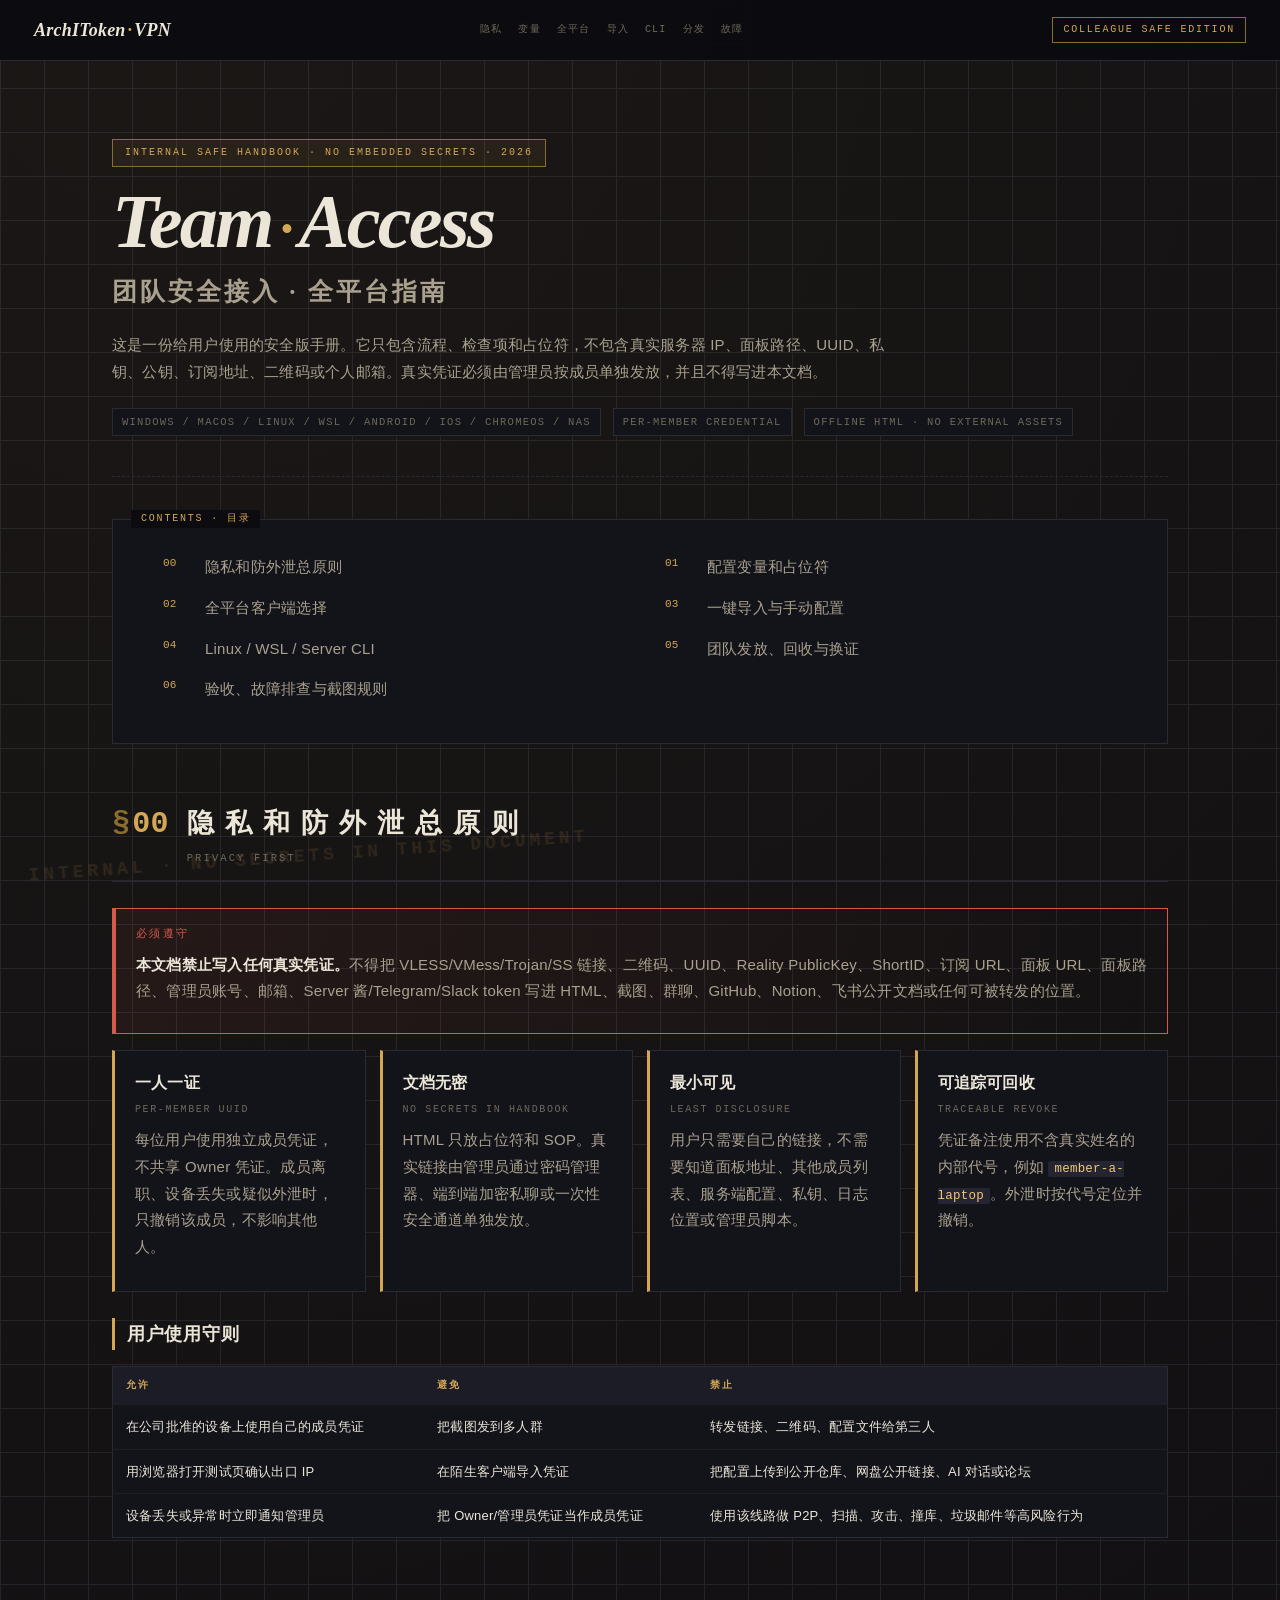
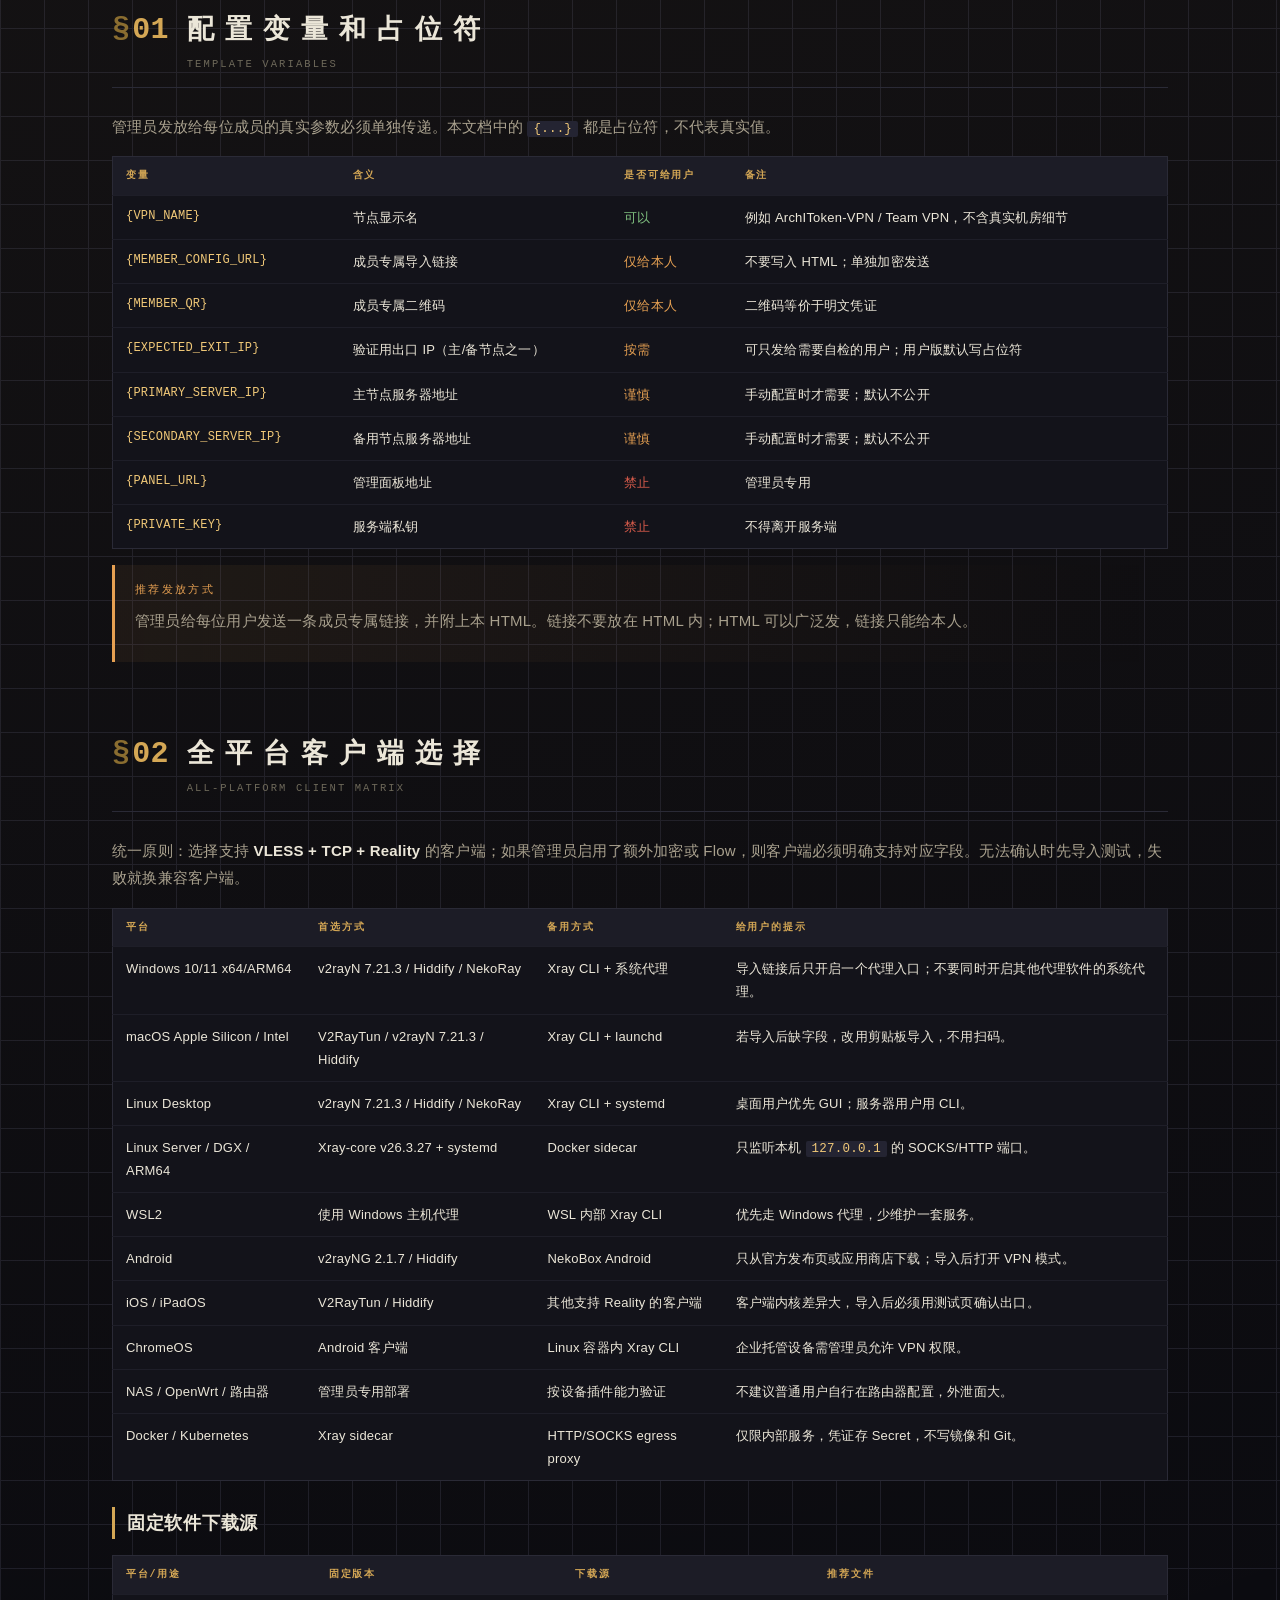
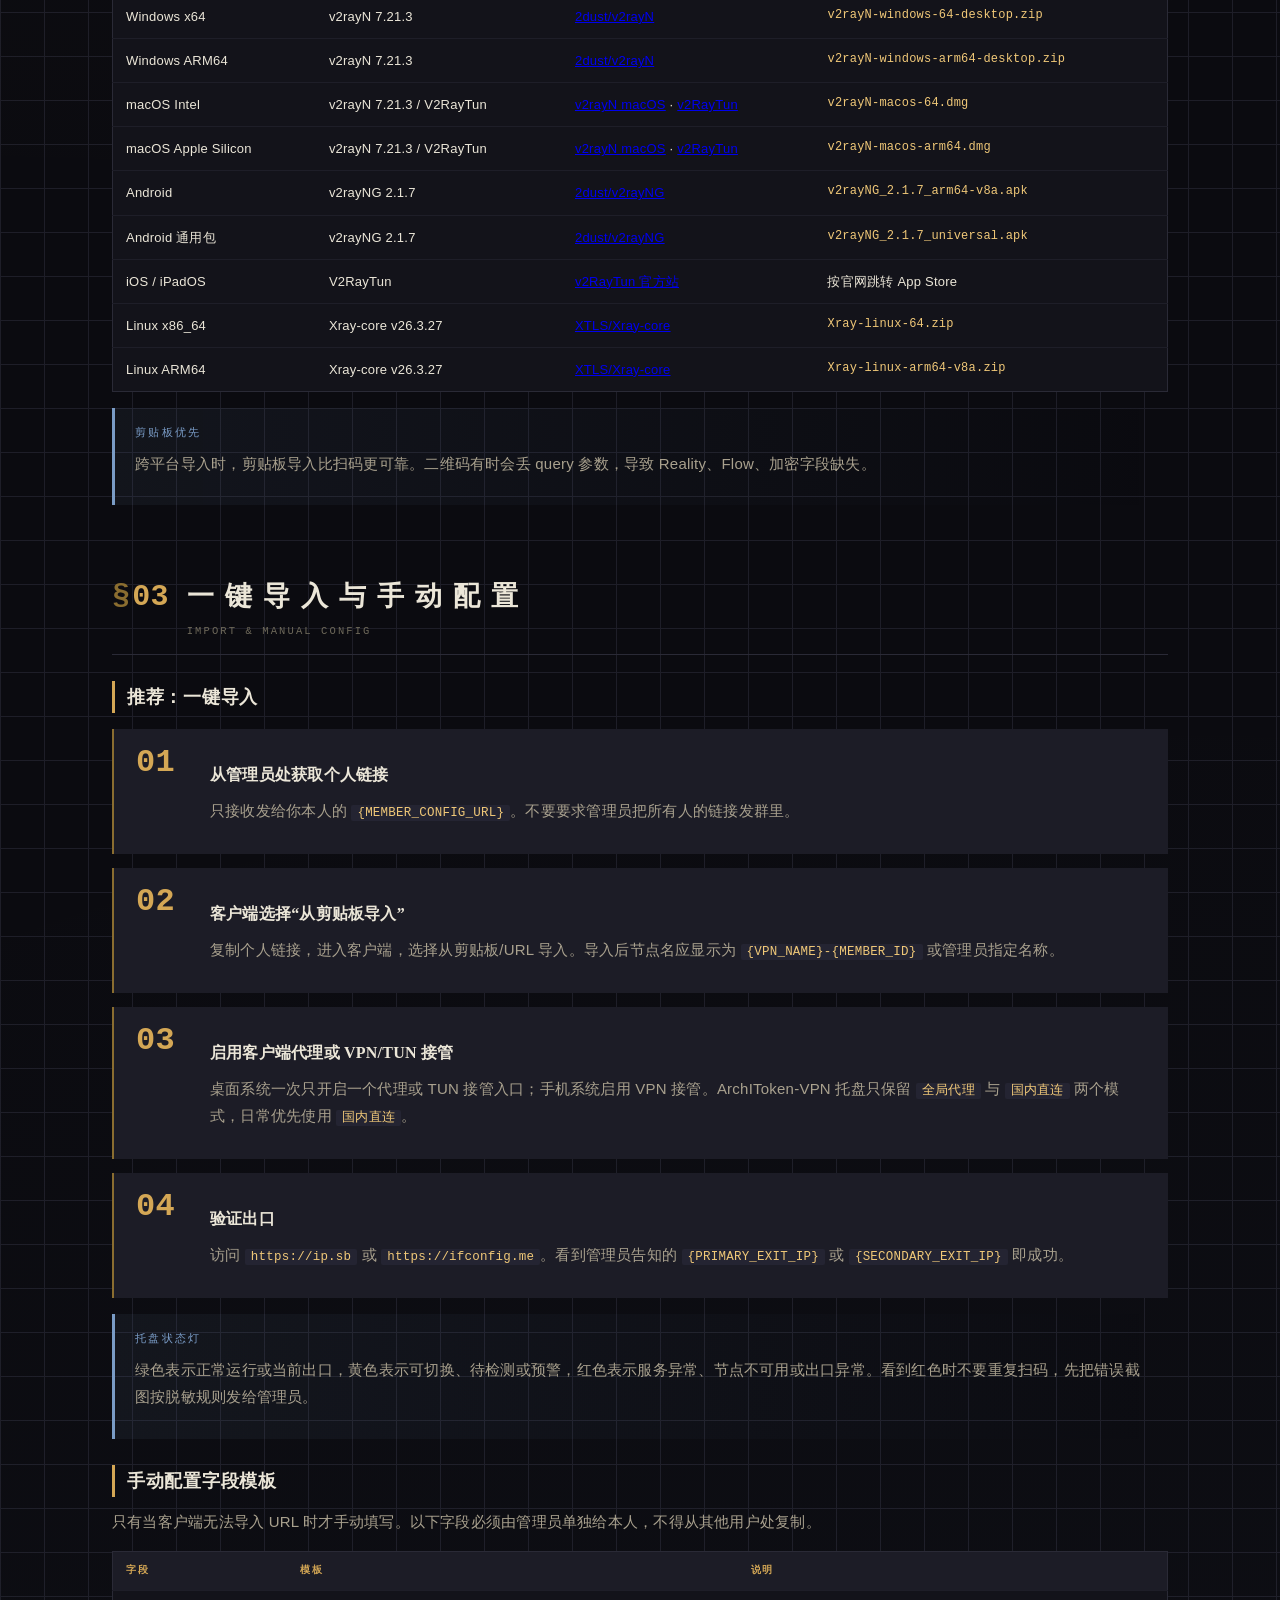
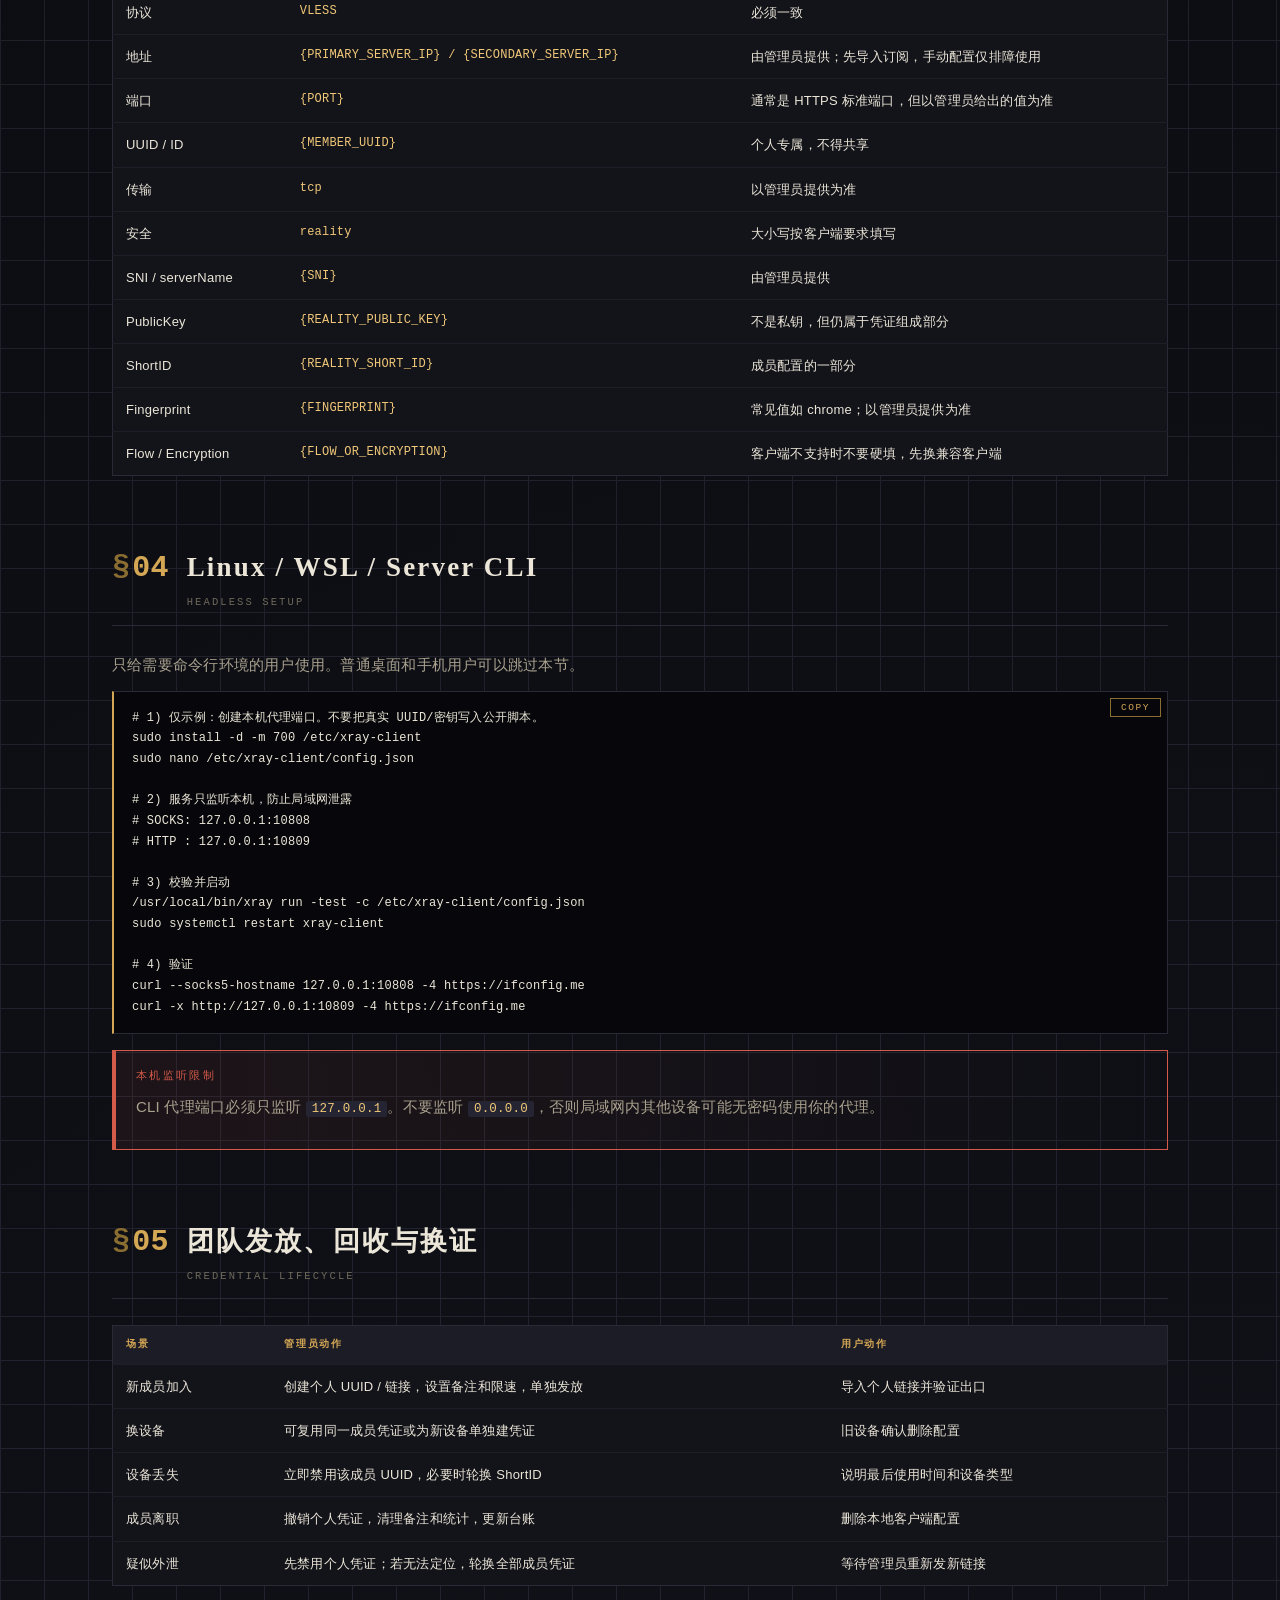
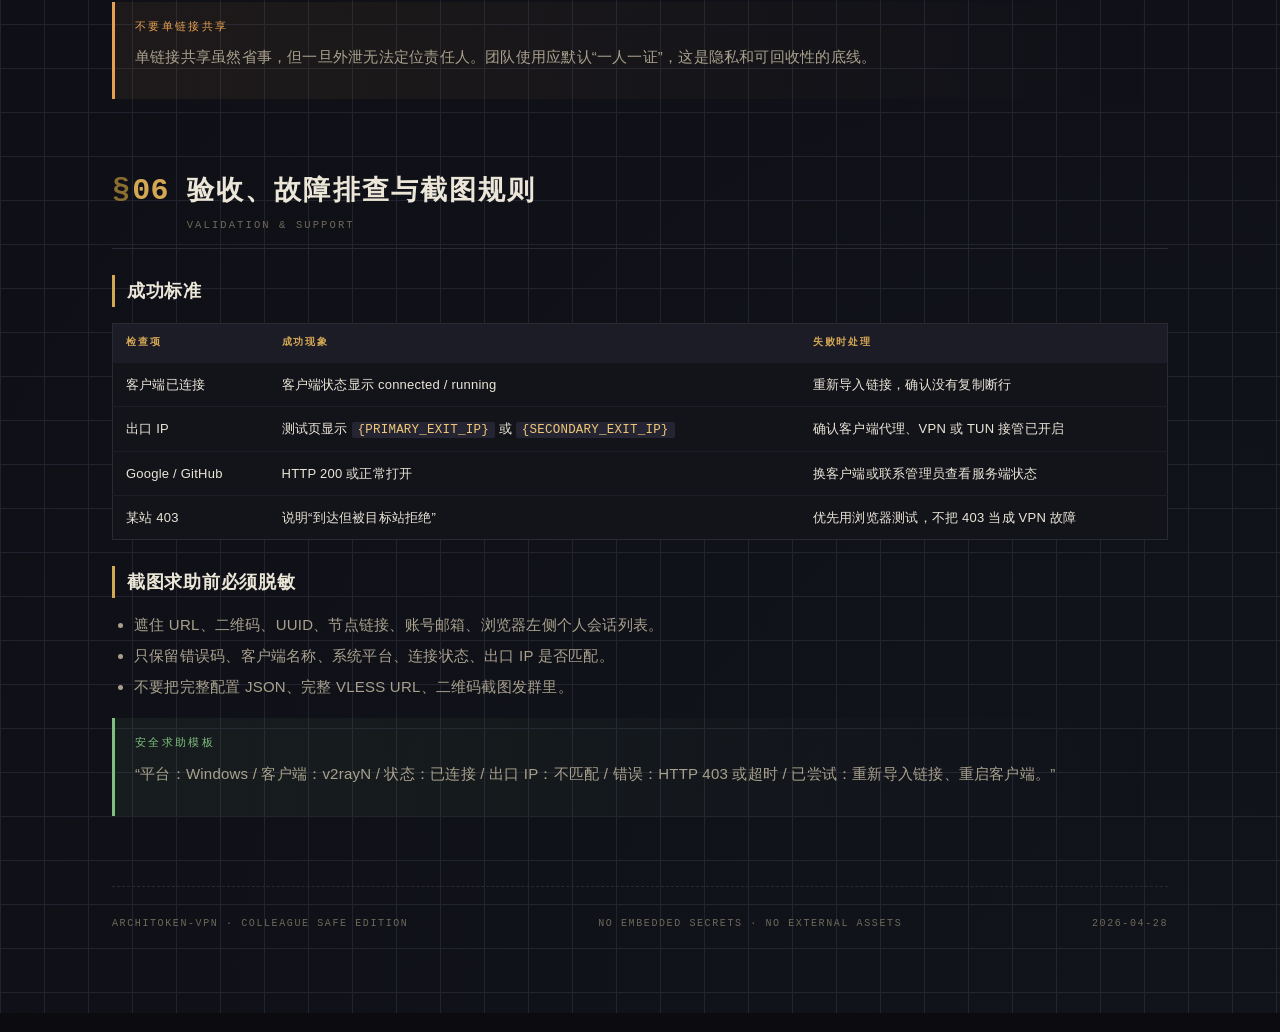
<file: docs/ArchIToken-VPN-团队安全接入指南-全平台用户版.safe.html>
<!DOCTYPE html>
<html lang="zh-CN">
<head>
<meta charset="UTF-8">
<meta name="viewport" content="width=device-width, initial-scale=1.0">
<meta name="referrer" content="no-referrer">
<meta http-equiv="Content-Security-Policy" content="default-src 'self' 'unsafe-inline' data: blob:; img-src 'self' data:; connect-src 'none'; font-src 'self' data:; base-uri 'none'; form-action 'none'">
<title>ArchIToken-VPN · 团队安全接入与全平台部署指南</title>
<style>
:root {
  --ink:#ebe6d8; --ink-dim:#a9a18e; --ink-mute:#6e695a;
  --paper:#0b0b10; --paper-2:#13131a; --paper-3:#1c1c26; --paper-4:#242432;
  --line:#2a2a36; --line-lo:#1e1e28;
  --accent:#d4a755; --accent-hi:#f0c878; --accent-dim:#8a6d30;
  --signal:#7fbf7f; --warn:#e6a052; --danger:#d45a4a; --info:#7a9cc6;
  --mono:"SF Mono","JetBrains Mono","Cascadia Code",Consolas,Menlo,monospace;
  --sans:-apple-system,BlinkMacSystemFont,"Segoe UI","Noto Sans SC","Microsoft YaHei",Arial,sans-serif;
  --serif:"Noto Serif SC","Songti SC",Georgia,serif;
}
*{box-sizing:border-box;margin:0;padding:0}
html{scroll-behavior:smooth;scroll-padding-top:82px}
body{
  min-height:100vh;background:var(--paper);color:var(--ink);font-family:var(--sans);
  font-size:15px;line-height:1.78;letter-spacing:.015em;
  background-image:
    radial-gradient(circle at 12% 0%,rgba(212,167,85,.08),transparent 46%),
    radial-gradient(circle at 92% 100%,rgba(122,156,198,.06),transparent 48%),
    linear-gradient(var(--line-lo) 1px, transparent 1px),
    linear-gradient(90deg,var(--line-lo) 1px, transparent 1px);
  background-size:auto,auto,44px 44px,44px 44px;
}
body:before{
  content:"INTERNAL · NO SECRETS IN THIS DOCUMENT";position:fixed;inset:auto auto 28px 28px;
  color:rgba(212,167,85,.12);font-family:var(--mono);font-weight:700;letter-spacing:.22em;
  font-size:18px;z-index:0;pointer-events:none;transform:rotate(-4deg)
}
.top{
  position:sticky;top:0;z-index:10;display:flex;gap:22px;align-items:center;justify-content:space-between;
  padding:14px 34px;background:rgba(11,11,16,.92);backdrop-filter:blur(14px);border-bottom:1px solid var(--line)
}
.brand{font-family:Georgia,serif;font-style:italic;font-weight:900;font-size:18px}
.brand .dot{color:var(--accent);padding:0 2px}
.nav{display:flex;gap:16px;flex-wrap:wrap;font-family:var(--mono);font-size:10px;letter-spacing:.12em;text-transform:uppercase}
.nav a{color:var(--ink-mute);text-decoration:none}
.nav a:hover{color:var(--accent)}
.badge{font-family:var(--mono);font-size:10px;color:var(--accent);border:1px solid var(--accent-dim);padding:3px 10px;letter-spacing:.18em;text-transform:uppercase}
.page{max-width:1120px;margin:0 auto;padding:46px 32px 80px;position:relative;z-index:1}
.hero{padding:30px 0 40px;margin-bottom:42px;border-bottom:1px dashed var(--line)}
.hero-tag{display:inline-block;margin-bottom:18px;padding:4px 12px;border:1px solid var(--accent-dim);background:rgba(212,167,85,.08);color:var(--accent);font-family:var(--mono);font-size:10px;letter-spacing:.2em;text-transform:uppercase}
h1{font-family:Georgia,var(--serif);font-size:76px;line-height:.96;letter-spacing:-.035em;font-style:italic;margin-bottom:12px}
h1 .sep{color:var(--accent);font-size:.72em;margin:0 8px}
.zh{font-family:var(--serif);font-size:25px;letter-spacing:.12em;color:var(--ink-dim);font-weight:700;margin-bottom:18px}
.tagline{max-width:800px;color:var(--ink-dim);font-size:15px}
.meta{display:flex;gap:12px;flex-wrap:wrap;margin-top:22px;font-family:var(--mono);font-size:10.5px;color:var(--ink-mute);letter-spacing:.12em;text-transform:uppercase}
.meta span{border:1px solid var(--line);padding:4px 9px;background:var(--paper-2)}
.toc{background:var(--paper-2);border:1px solid var(--line);padding:24px 28px;margin:0 0 54px;position:relative}
.toc:before{content:"CONTENTS · 目录";position:absolute;top:-10px;left:18px;background:var(--paper);padding:0 10px;color:var(--accent);font-family:var(--mono);font-size:10px;letter-spacing:.18em}
.toc ol{list-style:none;display:grid;grid-template-columns:repeat(2,minmax(0,1fr));gap:10px 28px}
.toc a{display:grid;grid-template-columns:42px 1fr;color:var(--ink-dim);text-decoration:none}
.toc a:hover{color:var(--accent-hi)}
.toc .n{color:var(--accent);font-family:var(--mono);font-size:11px}
.block{margin-bottom:66px}
.sect-head{display:grid;grid-template-columns:auto 1fr;gap:18px;align-items:baseline;margin-bottom:26px;padding-bottom:13px;border-bottom:1px solid var(--line)}
.sect-num{font-family:var(--mono);font-weight:800;font-size:30px;color:var(--accent)}
.sect-num:before{content:"§";color:var(--accent-dim);margin-right:2px}
.sect-title{font-family:var(--serif);font-size:27px;letter-spacing:.08em;font-weight:700}
.sect-en{font-family:var(--mono);font-size:10.5px;color:var(--ink-mute);letter-spacing:.2em;text-transform:uppercase;margin-top:2px}
h3{font-family:var(--serif);font-size:18px;letter-spacing:.04em;margin:26px 0 12px;border-left:3px solid var(--accent);padding-left:12px}
h4{font-family:var(--serif);font-size:16px;margin:14px 0 8px;color:var(--ink)}
p{color:var(--ink-dim);margin-bottom:12px}
strong{color:var(--ink);font-weight:600}
code{font-family:var(--mono);font-size:12.5px;background:var(--paper-4);color:var(--accent-hi);padding:1px 6px;border-radius:2px}
ul,ol{color:var(--ink-dim);padding-left:22px;margin:8px 0 14px}
li{padding:2px 0}
.grid{display:grid;grid-template-columns:repeat(auto-fit,minmax(230px,1fr));gap:14px;margin:16px 0}
.card{background:var(--paper-2);border:1px solid var(--line);border-left:3px solid var(--accent);padding:18px 20px}
.card-title{font-family:var(--serif);font-weight:700;color:var(--ink);font-size:16px;margin-bottom:4px}
.card-sub{font-family:var(--mono);font-size:10px;color:var(--ink-mute);letter-spacing:.16em;text-transform:uppercase;margin-bottom:8px}
.box,.critical,.ok,.info,.warn{padding:16px 20px;margin:16px 0;border-left:3px solid var(--info);background:linear-gradient(90deg,rgba(122,156,198,.07),transparent)}
.critical{border:1px solid var(--danger);border-left:4px solid var(--danger);background:linear-gradient(90deg,rgba(212,90,74,.08),transparent)}
.ok{border-left-color:var(--signal);background:linear-gradient(90deg,rgba(127,191,127,.07),transparent)}
.warn{border-left-color:var(--warn);background:linear-gradient(90deg,rgba(230,160,82,.07),transparent)}
.box-title{font-family:var(--mono);font-size:10.5px;letter-spacing:.22em;text-transform:uppercase;color:var(--info);margin-bottom:8px}
.critical .box-title{color:var(--danger)} .ok .box-title{color:var(--signal)} .warn .box-title{color:var(--warn)}
table{width:100%;border-collapse:collapse;margin:16px 0;background:var(--paper-2);border:1px solid var(--line);font-size:13px}
th,td{padding:10px 13px;border-bottom:1px solid var(--line-lo);vertical-align:top;text-align:left}
thead th{background:var(--paper-3);color:var(--accent);font-family:var(--mono);font-size:10px;letter-spacing:.18em;text-transform:uppercase}
tr:last-child td{border-bottom:none}
td.m{font-family:var(--mono);font-size:12px;color:var(--accent-hi)}
td.okc{color:var(--signal)} td.warnc{color:var(--warn)} td.noc{color:var(--danger)}
.steps{counter-reset:step;display:grid;gap:14px;margin:16px 0}
.step{counter-increment:step;display:grid;grid-template-columns:56px 1fr;gap:18px;background:var(--paper-3);border-left:2px solid var(--accent-dim);padding:18px 22px}
.step:before{content:counter(step,decimal-leading-zero);font-family:var(--mono);font-size:32px;font-weight:800;color:var(--accent);line-height:1}
.cmd{position:relative;background:#07070b;border:1px solid var(--line);border-left:2px solid var(--accent);padding:16px 16px 16px 18px;margin:12px 0 16px;white-space:pre-wrap;overflow:auto;font-family:var(--mono);font-size:12px;line-height:1.72;color:var(--ink)}
.copy{position:absolute;top:6px;right:6px;padding:3px 10px;background:transparent;border:1px solid var(--accent-dim);color:var(--accent);font-family:var(--mono);font-size:9.5px;letter-spacing:.16em;cursor:pointer}
.copy.done{background:var(--signal);border-color:var(--signal);color:#050507}
.k{color:#ff79c6}.s{color:#f1fa8c}.c{color:#7780a0;font-style:italic}.v{color:#50fa7b}.n2{color:#bd93f9}
.footer{margin-top:70px;padding-top:28px;border-top:1px dashed var(--line);display:flex;justify-content:space-between;gap:16px;flex-wrap:wrap;font-family:var(--mono);font-size:10px;color:var(--ink-mute);letter-spacing:.16em;text-transform:uppercase}
@media(max-width:760px){h1{font-size:52px}.top{padding:12px 18px}.nav{display:none}.page{padding:34px 20px 60px}.toc ol{grid-template-columns:1fr}.step{grid-template-columns:1fr}.step:before{font-size:24px}}
@media print{body{background:white;color:black}.top,.copy,body:before{display:none}.page{padding:18px}.cmd,.card,.step,.toc,.critical,.ok,.info,.warn,table{background:white;border-color:#bbb}.sect-title,h1,h3,h4{color:black}p,li,td{color:#222}}
</style>
</head>
<body>
<nav class="top">
  <div class="brand">ArchIToken<span class="dot">·</span>VPN</div>
  <div class="nav">
    <a href="#s00">隐私</a><a href="#s01">变量</a><a href="#s02">全平台</a><a href="#s03">导入</a><a href="#s04">CLI</a><a href="#s05">分发</a><a href="#s06">故障</a>
  </div>
  <div class="badge">Colleague Safe Edition</div>
</nav>
<main class="page">
<header class="hero">
  <span class="hero-tag">INTERNAL SAFE HANDBOOK · NO EMBEDDED SECRETS · 2026</span>
  <h1>Team<span class="sep">·</span>Access</h1>
  <div class="zh">团队安全接入 · 全平台指南</div>
  <p class="tagline">这是一份给用户使用的安全版手册。它只包含流程、检查项和占位符，不包含真实服务器 IP、面板路径、UUID、私钥、公钥、订阅地址、二维码或个人邮箱。真实凭证必须由管理员按成员单独发放，并且不得写进本文档。</p>
  <div class="meta">
    <span>Windows / macOS / Linux / WSL / Android / iOS / ChromeOS / NAS</span>
    <span>Per-member credential</span>
    <span>Offline HTML · No external assets</span>
  </div>
</header>

<div class="toc">
  <ol>
    <li><a href="#s00"><span class="n">00</span><span>隐私和防外泄总原则</span></a></li>
    <li><a href="#s01"><span class="n">01</span><span>配置变量和占位符</span></a></li>
    <li><a href="#s02"><span class="n">02</span><span>全平台客户端选择</span></a></li>
    <li><a href="#s03"><span class="n">03</span><span>一键导入与手动配置</span></a></li>
    <li><a href="#s04"><span class="n">04</span><span>Linux / WSL / Server CLI</span></a></li>
    <li><a href="#s05"><span class="n">05</span><span>团队发放、回收与换证</span></a></li>
    <li><a href="#s06"><span class="n">06</span><span>验收、故障排查与截图规则</span></a></li>
  </ol>
</div>

<section id="s00" class="block">
  <div class="sect-head"><div class="sect-num">00</div><div><div class="sect-title">隐 私 和 防 外 泄 总 原 则</div><div class="sect-en">Privacy First</div></div></div>
  <div class="critical">
    <div class="box-title">必须遵守</div>
    <p><strong>本文档禁止写入任何真实凭证。</strong>不得把 VLESS/VMess/Trojan/SS 链接、二维码、UUID、Reality PublicKey、ShortID、订阅 URL、面板 URL、面板路径、管理员账号、邮箱、Server 酱/Telegram/Slack token 写进 HTML、截图、群聊、GitHub、Notion、飞书公开文档或任何可被转发的位置。</p>
  </div>
  <div class="grid">
    <div class="card"><div class="card-title">一人一证</div><div class="card-sub">Per-member UUID</div><p>每位用户使用独立成员凭证，不共享 Owner 凭证。成员离职、设备丢失或疑似外泄时，只撤销该成员，不影响其他人。</p></div>
    <div class="card"><div class="card-title">文档无密</div><div class="card-sub">No secrets in handbook</div><p>HTML 只放占位符和 SOP。真实链接由管理员通过密码管理器、端到端加密私聊或一次性安全通道单独发放。</p></div>
    <div class="card"><div class="card-title">最小可见</div><div class="card-sub">Least disclosure</div><p>用户只需要自己的链接，不需要知道面板地址、其他成员列表、服务端配置、私钥、日志位置或管理员脚本。</p></div>
    <div class="card"><div class="card-title">可追踪可回收</div><div class="card-sub">Traceable revoke</div><p>凭证备注使用不含真实姓名的内部代号，例如 <code>member-a-laptop</code>。外泄时按代号定位并撤销。</p></div>
  </div>
  <h3>用户使用守则</h3>
  <table>
    <thead><tr><th>允许</th><th>避免</th><th>禁止</th></tr></thead>
    <tbody>
      <tr><td>在公司批准的设备上使用自己的成员凭证</td><td>把截图发到多人群</td><td>转发链接、二维码、配置文件给第三人</td></tr>
      <tr><td>用浏览器打开测试页确认出口 IP</td><td>在陌生客户端导入凭证</td><td>把配置上传到公开仓库、网盘公开链接、AI 对话或论坛</td></tr>
      <tr><td>设备丢失或异常时立即通知管理员</td><td>把 Owner/管理员凭证当作成员凭证</td><td>使用该线路做 P2P、扫描、攻击、撞库、垃圾邮件等高风险行为</td></tr>
    </tbody>
  </table>
</section>

<section id="s01" class="block">
  <div class="sect-head"><div class="sect-num">01</div><div><div class="sect-title">配 置 变 量 和 占 位 符</div><div class="sect-en">Template Variables</div></div></div>
  <p>管理员发放给每位成员的真实参数必须单独传递。本文档中的 <code>{...}</code> 都是占位符，不代表真实值。</p>
  <table>
    <thead><tr><th>变量</th><th>含义</th><th>是否可给用户</th><th>备注</th></tr></thead>
    <tbody>
      <tr><td class="m">{VPN_NAME}</td><td>节点显示名</td><td class="okc">可以</td><td>例如 ArchIToken-VPN / Team VPN，不含真实机房细节</td></tr>
      <tr><td class="m">{MEMBER_CONFIG_URL}</td><td>成员专属导入链接</td><td class="warnc">仅给本人</td><td>不要写入 HTML；单独加密发送</td></tr>
      <tr><td class="m">{MEMBER_QR}</td><td>成员专属二维码</td><td class="warnc">仅给本人</td><td>二维码等价于明文凭证</td></tr>
      <tr><td class="m">{EXPECTED_EXIT_IP}</td><td>验证用出口 IP（主/备节点之一）</td><td class="warnc">按需</td><td>可只发给需要自检的用户；用户版默认写占位符</td></tr>
      <tr><td class="m">{PRIMARY_SERVER_IP}</td><td>主节点服务器地址</td><td class="warnc">谨慎</td><td>手动配置时才需要；默认不公开</td></tr>
      <tr><td class="m">{SECONDARY_SERVER_IP}</td><td>备用节点服务器地址</td><td class="warnc">谨慎</td><td>手动配置时才需要；默认不公开</td></tr>
      <tr><td class="m">{PANEL_URL}</td><td>管理面板地址</td><td class="noc">禁止</td><td>管理员专用</td></tr>
      <tr><td class="m">{PRIVATE_KEY}</td><td>服务端私钥</td><td class="noc">禁止</td><td>不得离开服务端</td></tr>
    </tbody>
  </table>
  <div class="warn"><div class="box-title">推荐发放方式</div><p>管理员给每位用户发送一条成员专属链接，并附上本 HTML。链接不要放在 HTML 内；HTML 可以广泛发，链接只能给本人。</p></div>
</section>

<section id="s02" class="block">
  <div class="sect-head"><div class="sect-num">02</div><div><div class="sect-title">全 平 台 客 户 端 选 择</div><div class="sect-en">All-platform Client Matrix</div></div></div>
  <p>统一原则：选择支持 <strong>VLESS + TCP + Reality</strong> 的客户端；如果管理员启用了额外加密或 Flow，则客户端必须明确支持对应字段。无法确认时先导入测试，失败就换兼容客户端。</p>
  <table>
    <thead><tr><th>平台</th><th>首选方式</th><th>备用方式</th><th>给用户的提示</th></tr></thead>
    <tbody>
      <tr><td>Windows 10/11 x64/ARM64</td><td>v2rayN 7.21.3 / Hiddify / NekoRay</td><td>Xray CLI + 系统代理</td><td>导入链接后只开启一个代理入口；不要同时开启其他代理软件的系统代理。</td></tr>
      <tr><td>macOS Apple Silicon / Intel</td><td>V2RayTun / v2rayN 7.21.3 / Hiddify</td><td>Xray CLI + launchd</td><td>若导入后缺字段，改用剪贴板导入，不用扫码。</td></tr>
      <tr><td>Linux Desktop</td><td>v2rayN 7.21.3 / Hiddify / NekoRay</td><td>Xray CLI + systemd</td><td>桌面用户优先 GUI；服务器用户用 CLI。</td></tr>
      <tr><td>Linux Server / DGX / ARM64</td><td>Xray-core v26.3.27 + systemd</td><td>Docker sidecar</td><td>只监听本机 <code>127.0.0.1</code> 的 SOCKS/HTTP 端口。</td></tr>
      <tr><td>WSL2</td><td>使用 Windows 主机代理</td><td>WSL 内部 Xray CLI</td><td>优先走 Windows 代理，少维护一套服务。</td></tr>
      <tr><td>Android</td><td>v2rayNG 2.1.7 / Hiddify</td><td>NekoBox Android</td><td>只从官方发布页或应用商店下载；导入后打开 VPN 模式。</td></tr>
      <tr><td>iOS / iPadOS</td><td>V2RayTun / Hiddify</td><td>其他支持 Reality 的客户端</td><td>客户端内核差异大，导入后必须用测试页确认出口。</td></tr>
      <tr><td>ChromeOS</td><td>Android 客户端</td><td>Linux 容器内 Xray CLI</td><td>企业托管设备需管理员允许 VPN 权限。</td></tr>
      <tr><td>NAS / OpenWrt / 路由器</td><td>管理员专用部署</td><td>按设备插件能力验证</td><td>不建议普通用户自行在路由器配置，外泄面大。</td></tr>
      <tr><td>Docker / Kubernetes</td><td>Xray sidecar</td><td>HTTP/SOCKS egress proxy</td><td>仅限内部服务，凭证存 Secret，不写镜像和 Git。</td></tr>
    </tbody>
  </table>
  <h3>固定软件下载源</h3>
  <table>
    <thead><tr><th>平台/用途</th><th>固定版本</th><th>下载源</th><th>推荐文件</th></tr></thead>
    <tbody>
      <tr><td>Windows x64</td><td>v2rayN 7.21.3</td><td><a href="https://github.com/2dust/v2rayN/releases/tag/7.21.3" target="_blank">2dust/v2rayN</a></td><td class="m">v2rayN-windows-64-desktop.zip</td></tr>
      <tr><td>Windows ARM64</td><td>v2rayN 7.21.3</td><td><a href="https://github.com/2dust/v2rayN/releases/tag/7.21.3" target="_blank">2dust/v2rayN</a></td><td class="m">v2rayN-windows-arm64-desktop.zip</td></tr>
      <tr><td>macOS Intel</td><td>v2rayN 7.21.3 / V2RayTun</td><td><a href="https://github.com/2dust/v2rayN/releases/tag/7.21.3" target="_blank">v2rayN macOS</a> · <a href="https://v2raytun.com/" target="_blank">v2RayTun</a></td><td class="m">v2rayN-macos-64.dmg</td></tr>
      <tr><td>macOS Apple Silicon</td><td>v2rayN 7.21.3 / V2RayTun</td><td><a href="https://github.com/2dust/v2rayN/releases/tag/7.21.3" target="_blank">v2rayN macOS</a> · <a href="https://v2raytun.com/" target="_blank">v2RayTun</a></td><td class="m">v2rayN-macos-arm64.dmg</td></tr>
      <tr><td>Android</td><td>v2rayNG 2.1.7</td><td><a href="https://github.com/2dust/v2rayNG/releases/tag/2.1.7" target="_blank">2dust/v2rayNG</a></td><td class="m">v2rayNG_2.1.7_arm64-v8a.apk</td></tr>
      <tr><td>Android 通用包</td><td>v2rayNG 2.1.7</td><td><a href="https://github.com/2dust/v2rayNG/releases/tag/2.1.7" target="_blank">2dust/v2rayNG</a></td><td class="m">v2rayNG_2.1.7_universal.apk</td></tr>
      <tr><td>iOS / iPadOS</td><td>V2RayTun</td><td><a href="https://v2raytun.com/" target="_blank">v2RayTun 官方站</a></td><td>按官网跳转 App Store</td></tr>
      <tr><td>Linux x86_64</td><td>Xray-core v26.3.27</td><td><a href="https://github.com/XTLS/Xray-core/releases/tag/v26.3.27" target="_blank">XTLS/Xray-core</a></td><td class="m">Xray-linux-64.zip</td></tr>
      <tr><td>Linux ARM64</td><td>Xray-core v26.3.27</td><td><a href="https://github.com/XTLS/Xray-core/releases/tag/v26.3.27" target="_blank">XTLS/Xray-core</a></td><td class="m">Xray-linux-arm64-v8a.zip</td></tr>
    </tbody>
  </table>
  <div class="info"><div class="box-title">剪贴板优先</div><p>跨平台导入时，剪贴板导入比扫码更可靠。二维码有时会丢 query 参数，导致 Reality、Flow、加密字段缺失。</p></div>
</section>

<section id="s03" class="block">
  <div class="sect-head"><div class="sect-num">03</div><div><div class="sect-title">一 键 导 入 与 手 动 配 置</div><div class="sect-en">Import & Manual Config</div></div></div>
  <h3>推荐：一键导入</h3>
  <div class="steps">
    <div class="step"><div><h4>从管理员处获取个人链接</h4><p>只接收发给你本人的 <code>{MEMBER_CONFIG_URL}</code>。不要要求管理员把所有人的链接发群里。</p></div></div>
    <div class="step"><div><h4>客户端选择“从剪贴板导入”</h4><p>复制个人链接，进入客户端，选择从剪贴板/URL 导入。导入后节点名应显示为 <code>{VPN_NAME}-{MEMBER_ID}</code> 或管理员指定名称。</p></div></div>
    <div class="step"><div><h4>启用客户端代理或 VPN/TUN 接管</h4><p>桌面系统一次只开启一个代理或 TUN 接管入口；手机系统启用 VPN 接管。ArchIToken-VPN 托盘只保留 <code>全局代理</code> 与 <code>国内直连</code> 两个模式，日常优先使用 <code>国内直连</code>。</p></div></div>
    <div class="step"><div><h4>验证出口</h4><p>访问 <code>https://ip.sb</code> 或 <code>https://ifconfig.me</code>。看到管理员告知的 <code>{PRIMARY_EXIT_IP}</code> 或 <code>{SECONDARY_EXIT_IP}</code> 即成功。</p></div></div>
  </div>
  <div class="info"><div class="box-title">托盘状态灯</div><p>绿色表示正常运行或当前出口，黄色表示可切换、待检测或预警，红色表示服务异常、节点不可用或出口异常。看到红色时不要重复扫码，先把错误截图按脱敏规则发给管理员。</p></div>

  <h3>手动配置字段模板</h3>
  <p>只有当客户端无法导入 URL 时才手动填写。以下字段必须由管理员单独给本人，不得从其他用户处复制。</p>
  <table>
    <thead><tr><th>字段</th><th>模板</th><th>说明</th></tr></thead>
    <tbody>
      <tr><td>协议</td><td class="m">VLESS</td><td>必须一致</td></tr>
      <tr><td>地址</td><td class="m">{PRIMARY_SERVER_IP} / {SECONDARY_SERVER_IP}</td><td>由管理员提供；先导入订阅，手动配置仅排障使用</td></tr>
      <tr><td>端口</td><td class="m">{PORT}</td><td>通常是 HTTPS 标准端口，但以管理员给出的值为准</td></tr>
      <tr><td>UUID / ID</td><td class="m">{MEMBER_UUID}</td><td>个人专属，不得共享</td></tr>
      <tr><td>传输</td><td class="m">tcp</td><td>以管理员提供为准</td></tr>
      <tr><td>安全</td><td class="m">reality</td><td>大小写按客户端要求填写</td></tr>
      <tr><td>SNI / serverName</td><td class="m">{SNI}</td><td>由管理员提供</td></tr>
      <tr><td>PublicKey</td><td class="m">{REALITY_PUBLIC_KEY}</td><td>不是私钥，但仍属于凭证组成部分</td></tr>
      <tr><td>ShortID</td><td class="m">{REALITY_SHORT_ID}</td><td>成员配置的一部分</td></tr>
      <tr><td>Fingerprint</td><td class="m">{FINGERPRINT}</td><td>常见值如 chrome；以管理员提供为准</td></tr>
      <tr><td>Flow / Encryption</td><td class="m">{FLOW_OR_ENCRYPTION}</td><td>客户端不支持时不要硬填，先换兼容客户端</td></tr>
    </tbody>
  </table>
</section>

<section id="s04" class="block">
  <div class="sect-head"><div class="sect-num">04</div><div><div class="sect-title">Linux / WSL / Server CLI</div><div class="sect-en">Headless Setup</div></div></div>
  <p>只给需要命令行环境的用户使用。普通桌面和手机用户可以跳过本节。</p>
  <div class="cmd"><button class="copy" data-copy="1">COPY</button># 1) 仅示例：创建本机代理端口。不要把真实 UUID/密钥写入公开脚本。
sudo install -d -m 700 /etc/xray-client
sudo nano /etc/xray-client/config.json

# 2) 服务只监听本机，防止局域网泄露
# SOCKS: 127.0.0.1:10808
# HTTP : 127.0.0.1:10809

# 3) 校验并启动
/usr/local/bin/xray run -test -c /etc/xray-client/config.json
sudo systemctl restart xray-client

# 4) 验证
curl --socks5-hostname 127.0.0.1:10808 -4 https://ifconfig.me
curl -x http://127.0.0.1:10809 -4 https://ifconfig.me</div>
  <div class="critical"><div class="box-title">本机监听限制</div><p>CLI 代理端口必须只监听 <code>127.0.0.1</code>。不要监听 <code>0.0.0.0</code>，否则局域网内其他设备可能无密码使用你的代理。</p></div>
</section>

<section id="s05" class="block">
  <div class="sect-head"><div class="sect-num">05</div><div><div class="sect-title">团队发放、回收与换证</div><div class="sect-en">Credential Lifecycle</div></div></div>
  <table>
    <thead><tr><th>场景</th><th>管理员动作</th><th>用户动作</th></tr></thead>
    <tbody>
      <tr><td>新成员加入</td><td>创建个人 UUID / 链接，设置备注和限速，单独发放</td><td>导入个人链接并验证出口</td></tr>
      <tr><td>换设备</td><td>可复用同一成员凭证或为新设备单独建凭证</td><td>旧设备确认删除配置</td></tr>
      <tr><td>设备丢失</td><td>立即禁用该成员 UUID，必要时轮换 ShortID</td><td>说明最后使用时间和设备类型</td></tr>
      <tr><td>成员离职</td><td>撤销个人凭证，清理备注和统计，更新台账</td><td>删除本地客户端配置</td></tr>
      <tr><td>疑似外泄</td><td>先禁用个人凭证；若无法定位，轮换全部成员凭证</td><td>等待管理员重新发新链接</td></tr>
    </tbody>
  </table>
  <div class="warn"><div class="box-title">不要单链接共享</div><p>单链接共享虽然省事，但一旦外泄无法定位责任人。团队使用应默认“一人一证”，这是隐私和可回收性的底线。</p></div>
</section>

<section id="s06" class="block">
  <div class="sect-head"><div class="sect-num">06</div><div><div class="sect-title">验收、故障排查与截图规则</div><div class="sect-en">Validation & Support</div></div></div>
  <h3>成功标准</h3>
  <table>
    <thead><tr><th>检查项</th><th>成功现象</th><th>失败时处理</th></tr></thead>
    <tbody>
      <tr><td>客户端已连接</td><td>客户端状态显示 connected / running</td><td>重新导入链接，确认没有复制断行</td></tr>
      <tr><td>出口 IP</td><td>测试页显示 <code>{PRIMARY_EXIT_IP}</code> 或 <code>{SECONDARY_EXIT_IP}</code></td><td>确认客户端代理、VPN 或 TUN 接管已开启</td></tr>
      <tr><td>Google / GitHub</td><td>HTTP 200 或正常打开</td><td>换客户端或联系管理员查看服务端状态</td></tr>
      <tr><td>某站 403</td><td>说明“到达但被目标站拒绝”</td><td>优先用浏览器测试，不把 403 当成 VPN 故障</td></tr>
    </tbody>
  </table>

  <h3>截图求助前必须脱敏</h3>
  <ul>
    <li>遮住 URL、二维码、UUID、节点链接、账号邮箱、浏览器左侧个人会话列表。</li>
    <li>只保留错误码、客户端名称、系统平台、连接状态、出口 IP 是否匹配。</li>
    <li>不要把完整配置 JSON、完整 VLESS URL、二维码截图发群里。</li>
  </ul>
  <div class="ok"><div class="box-title">安全求助模板</div><p>“平台：Windows / 客户端：v2rayN / 状态：已连接 / 出口 IP：不匹配 / 错误：HTTP 403 或超时 / 已尝试：重新导入链接、重启客户端。”</p></div>
</section>

<footer class="footer">
  <span>ArchIToken-VPN · COLLEAGUE SAFE EDITION</span>
  <span>No embedded secrets · no external assets</span>
  <span>2026-04-28</span>
</footer>
</main>

<script>
document.querySelectorAll("[data-copy]").forEach(btn=>{
  btn.addEventListener("click", async ()=>{
    const block = btn.closest(".cmd");
    const copy = block ? block.innerText.replace(/^COPY\s*/,'').trim() : "";
    try {
      await navigator.clipboard.writeText(copy);
      const old = btn.textContent;
      btn.textContent = "✓";
      btn.classList.add("done");
      setTimeout(()=>{btn.textContent=old;btn.classList.remove("done")}, 1400);
    } catch(e) { alert("复制失败，请手动选择代码块复制"); }
  });
});
</script>

</body>
</html>
</file>
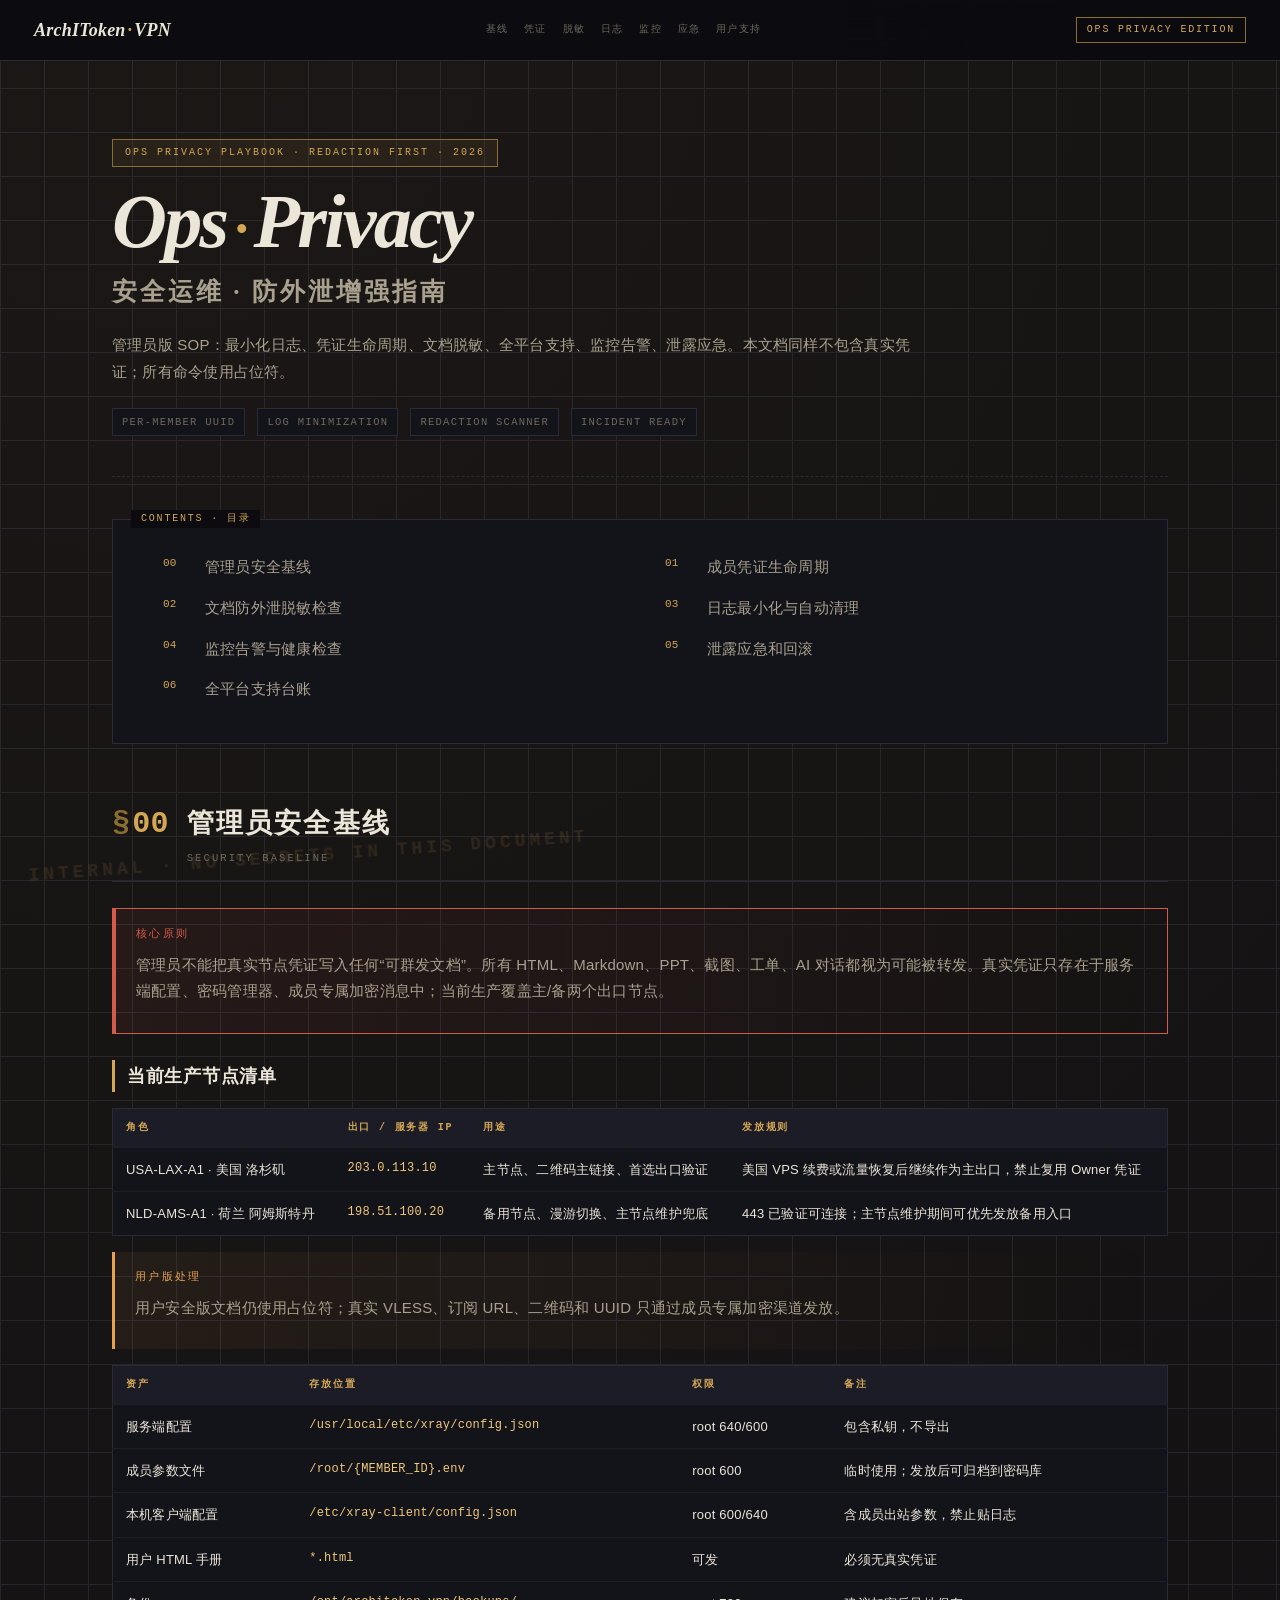
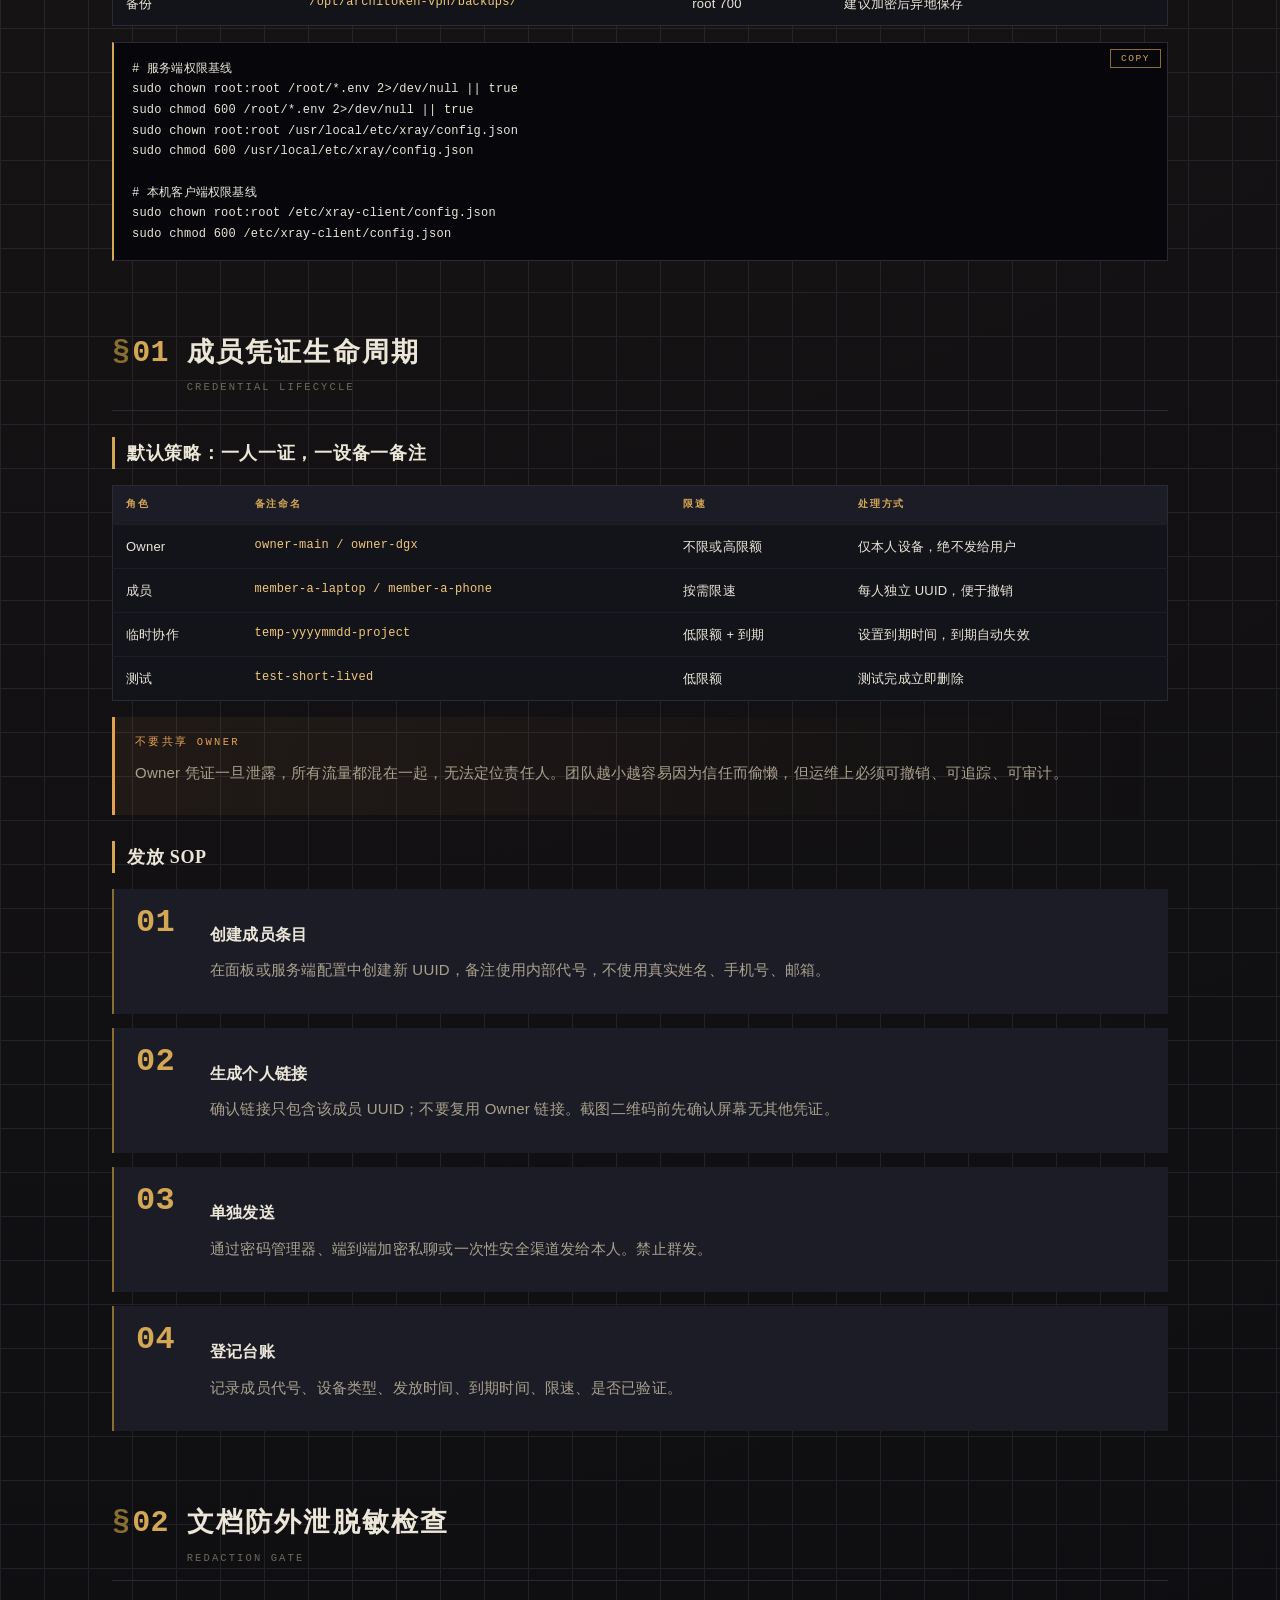
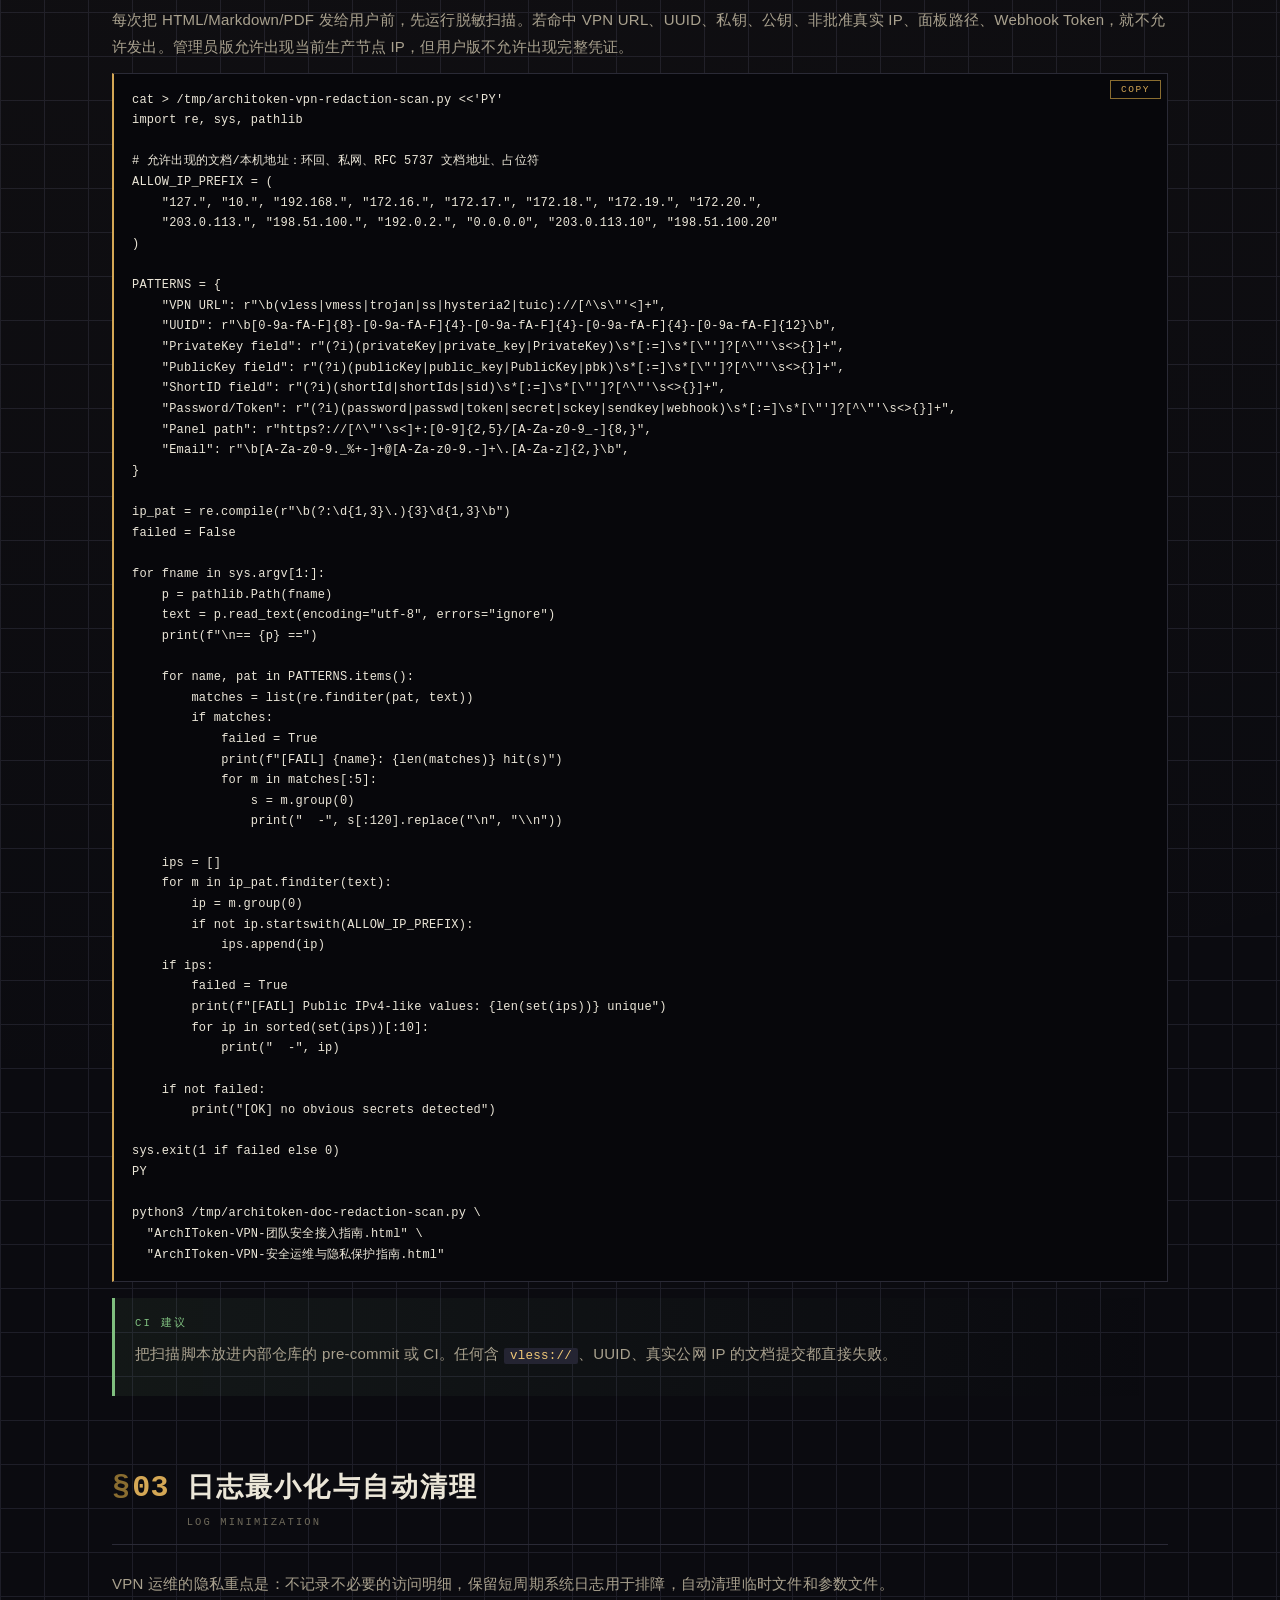
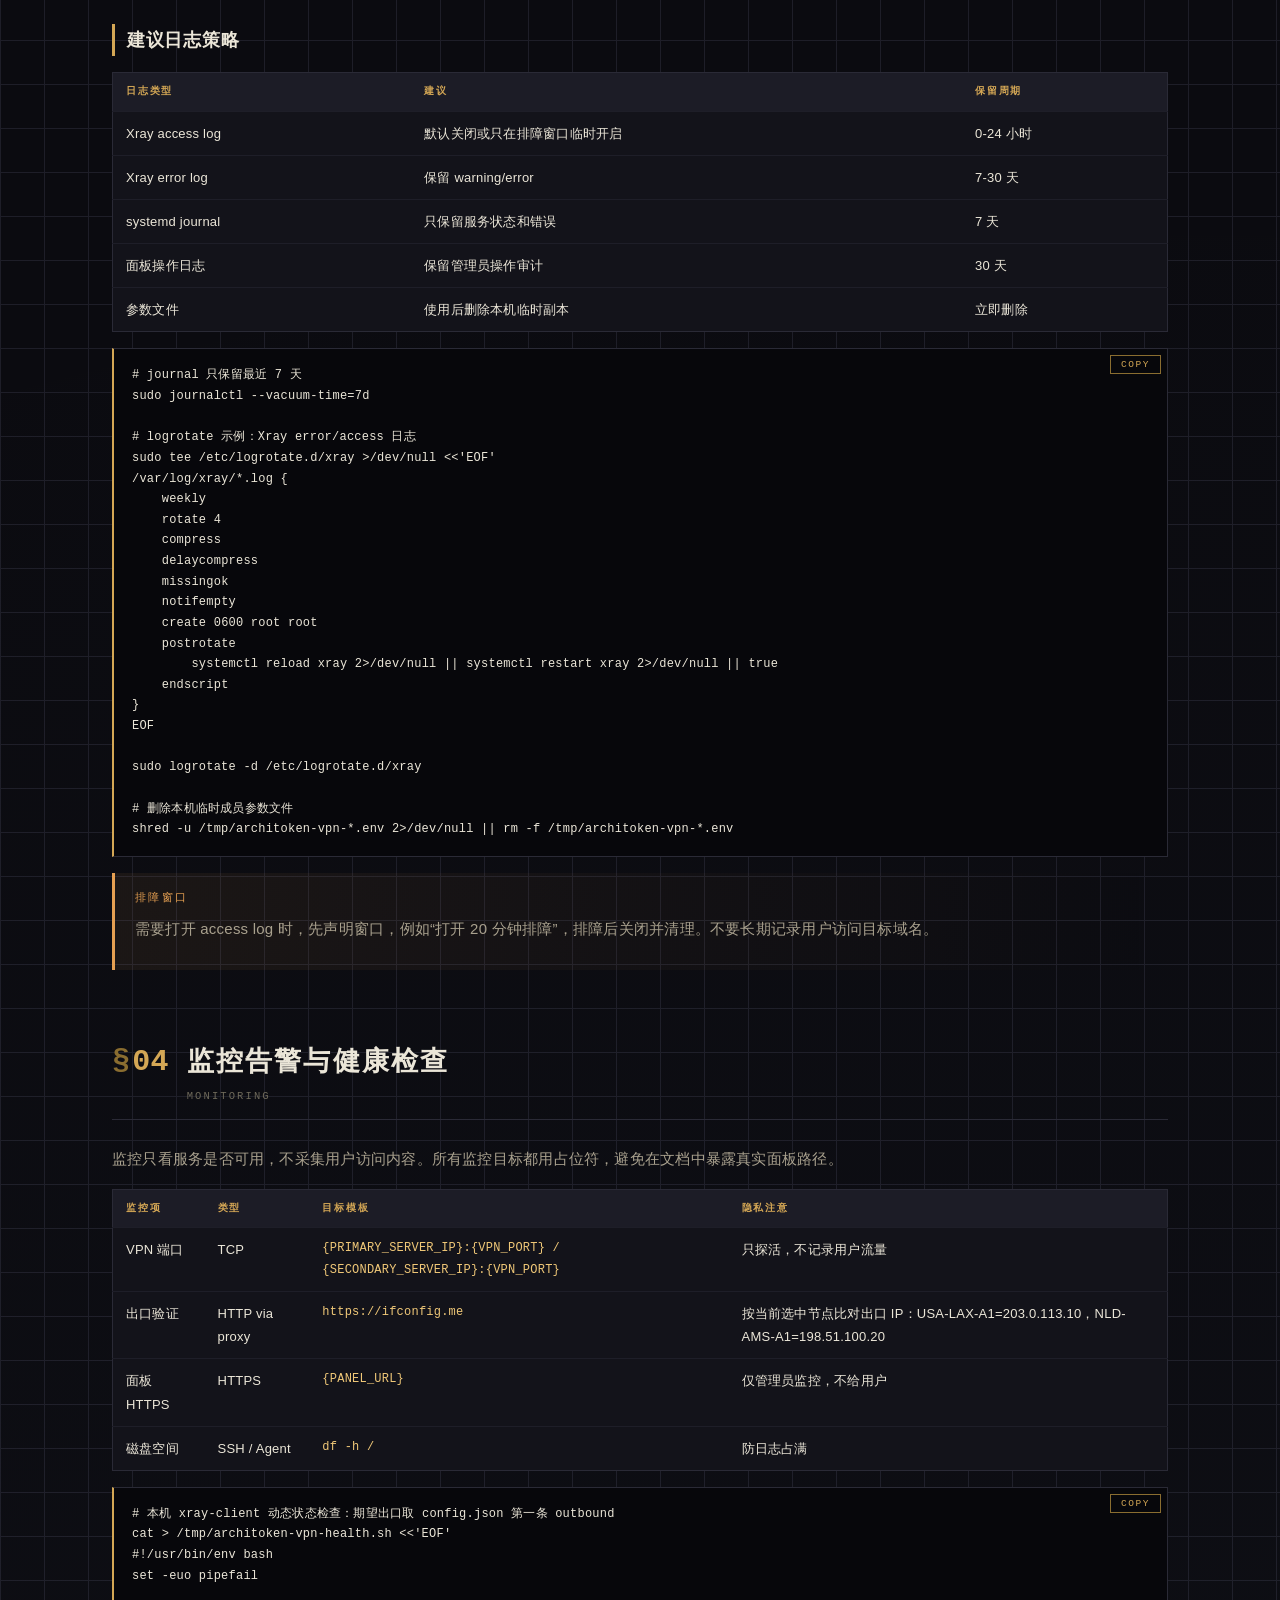
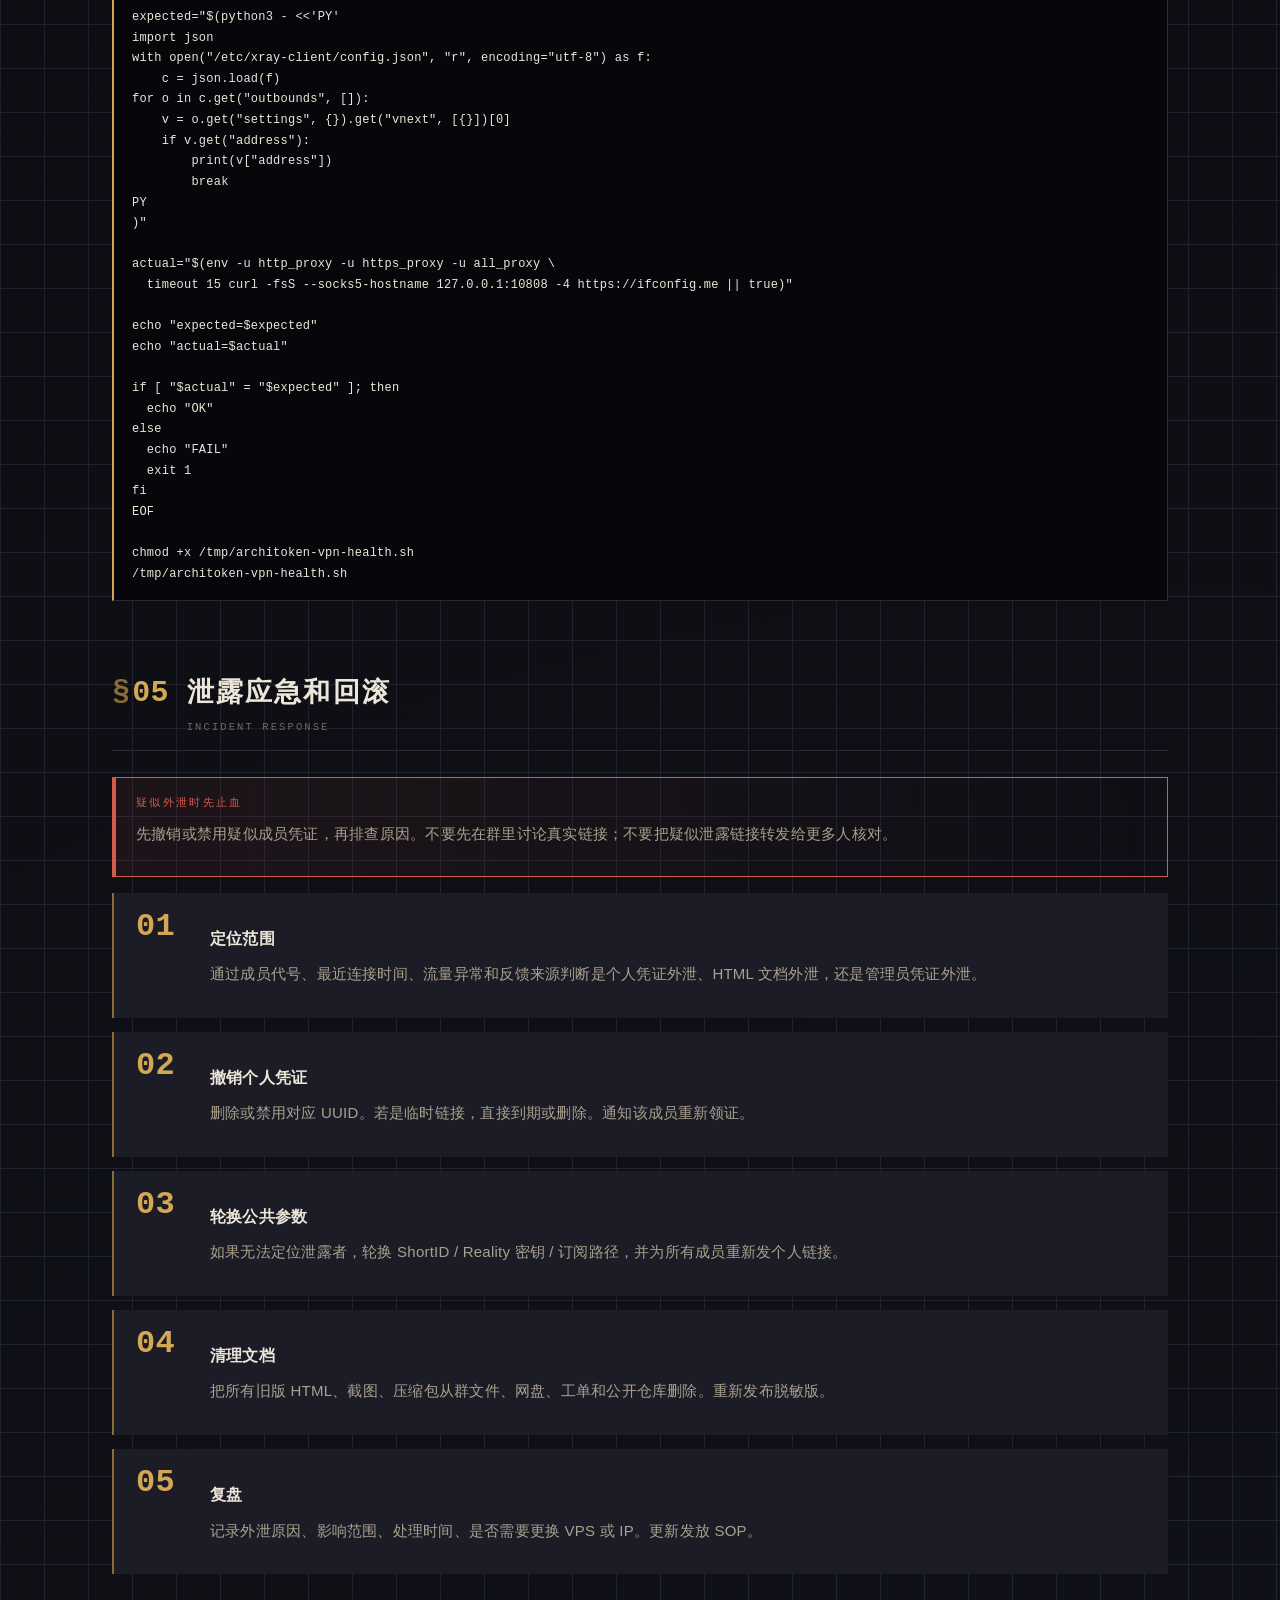
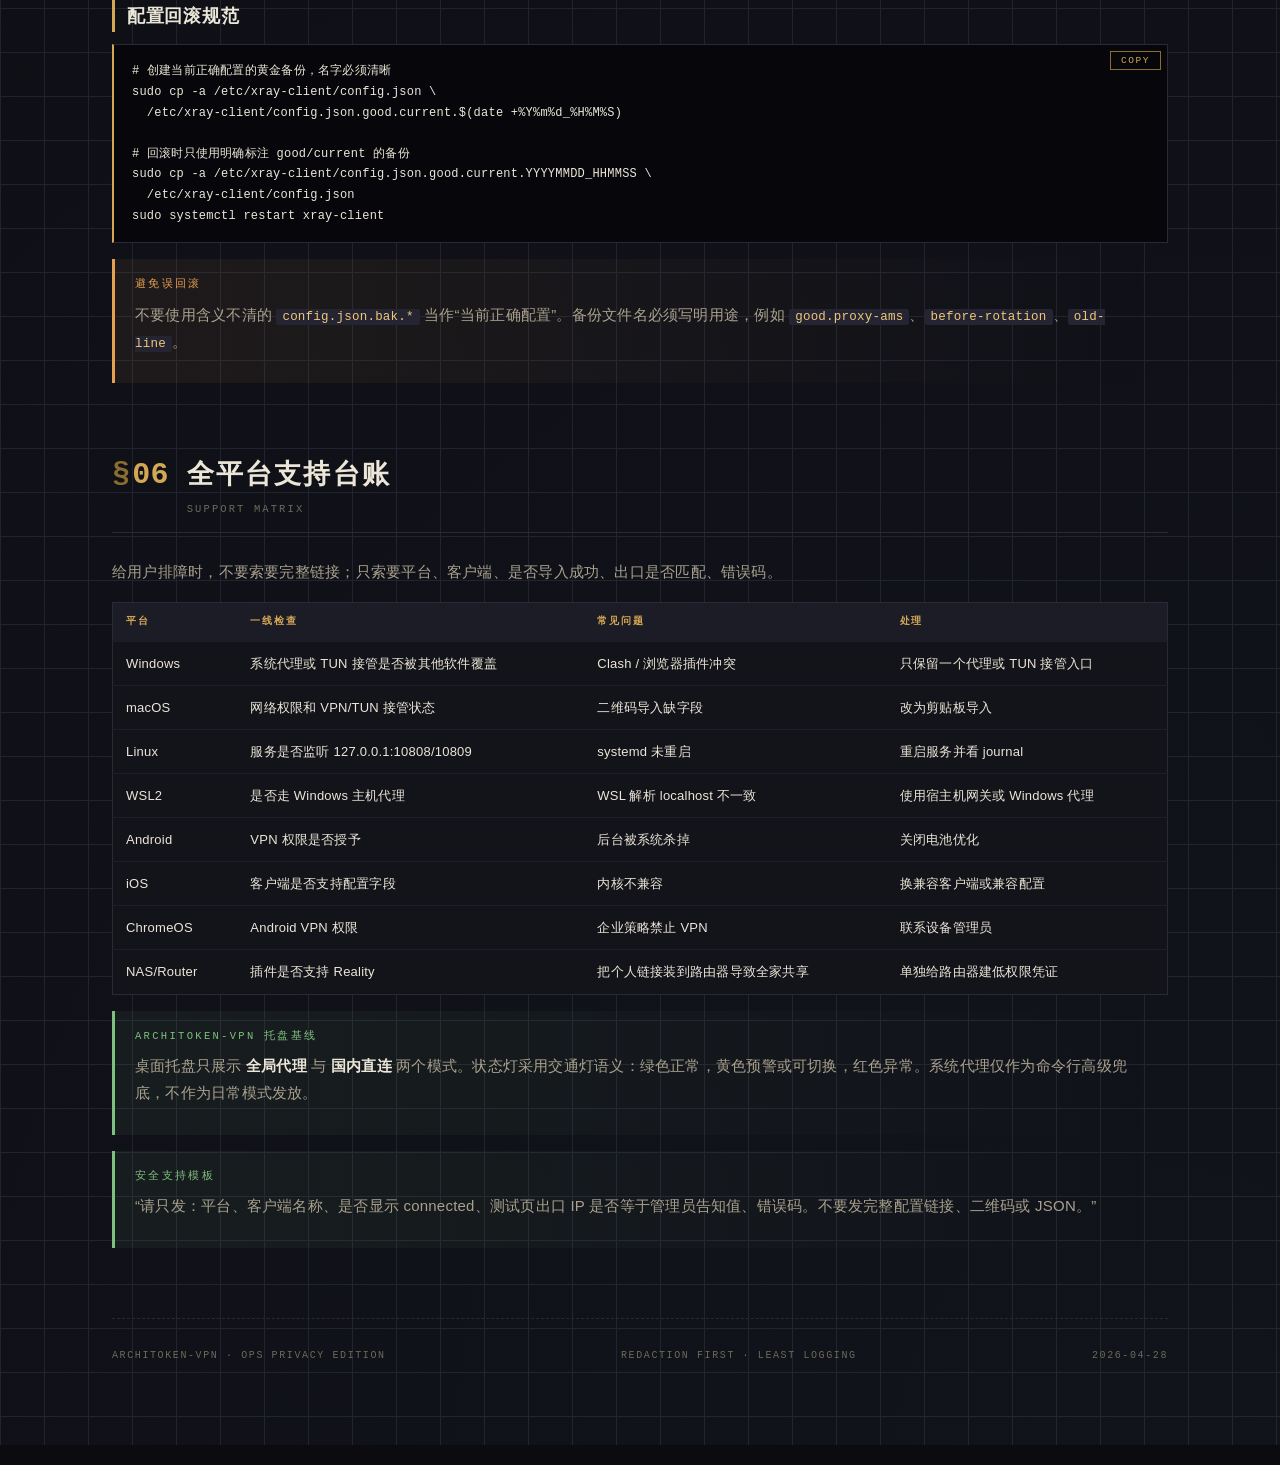
<file: docs/ArchIToken-VPN-安全运维与隐私保护指南-管理员版.safe.html>
<!DOCTYPE html>
<html lang="zh-CN">
<head>
<meta charset="UTF-8">
<meta name="viewport" content="width=device-width, initial-scale=1.0">
<meta name="referrer" content="no-referrer">
<meta http-equiv="Content-Security-Policy" content="default-src 'self' 'unsafe-inline' data: blob:; img-src 'self' data:; connect-src 'none'; font-src 'self' data:; base-uri 'none'; form-action 'none'">
<title>ArchIToken-VPN · 安全运维与隐私保护指南</title>
<style>
:root {
  --ink:#ebe6d8; --ink-dim:#a9a18e; --ink-mute:#6e695a;
  --paper:#0b0b10; --paper-2:#13131a; --paper-3:#1c1c26; --paper-4:#242432;
  --line:#2a2a36; --line-lo:#1e1e28;
  --accent:#d4a755; --accent-hi:#f0c878; --accent-dim:#8a6d30;
  --signal:#7fbf7f; --warn:#e6a052; --danger:#d45a4a; --info:#7a9cc6;
  --mono:"SF Mono","JetBrains Mono","Cascadia Code",Consolas,Menlo,monospace;
  --sans:-apple-system,BlinkMacSystemFont,"Segoe UI","Noto Sans SC","Microsoft YaHei",Arial,sans-serif;
  --serif:"Noto Serif SC","Songti SC",Georgia,serif;
}
*{box-sizing:border-box;margin:0;padding:0}
html{scroll-behavior:smooth;scroll-padding-top:82px}
body{
  min-height:100vh;background:var(--paper);color:var(--ink);font-family:var(--sans);
  font-size:15px;line-height:1.78;letter-spacing:.015em;
  background-image:
    radial-gradient(circle at 12% 0%,rgba(212,167,85,.08),transparent 46%),
    radial-gradient(circle at 92% 100%,rgba(122,156,198,.06),transparent 48%),
    linear-gradient(var(--line-lo) 1px, transparent 1px),
    linear-gradient(90deg,var(--line-lo) 1px, transparent 1px);
  background-size:auto,auto,44px 44px,44px 44px;
}
body:before{
  content:"INTERNAL · NO SECRETS IN THIS DOCUMENT";position:fixed;inset:auto auto 28px 28px;
  color:rgba(212,167,85,.12);font-family:var(--mono);font-weight:700;letter-spacing:.22em;
  font-size:18px;z-index:0;pointer-events:none;transform:rotate(-4deg)
}
.top{
  position:sticky;top:0;z-index:10;display:flex;gap:22px;align-items:center;justify-content:space-between;
  padding:14px 34px;background:rgba(11,11,16,.92);backdrop-filter:blur(14px);border-bottom:1px solid var(--line)
}
.brand{font-family:Georgia,serif;font-style:italic;font-weight:900;font-size:18px}
.brand .dot{color:var(--accent);padding:0 2px}
.nav{display:flex;gap:16px;flex-wrap:wrap;font-family:var(--mono);font-size:10px;letter-spacing:.12em;text-transform:uppercase}
.nav a{color:var(--ink-mute);text-decoration:none}
.nav a:hover{color:var(--accent)}
.badge{font-family:var(--mono);font-size:10px;color:var(--accent);border:1px solid var(--accent-dim);padding:3px 10px;letter-spacing:.18em;text-transform:uppercase}
.page{max-width:1120px;margin:0 auto;padding:46px 32px 80px;position:relative;z-index:1}
.hero{padding:30px 0 40px;margin-bottom:42px;border-bottom:1px dashed var(--line)}
.hero-tag{display:inline-block;margin-bottom:18px;padding:4px 12px;border:1px solid var(--accent-dim);background:rgba(212,167,85,.08);color:var(--accent);font-family:var(--mono);font-size:10px;letter-spacing:.2em;text-transform:uppercase}
h1{font-family:Georgia,var(--serif);font-size:76px;line-height:.96;letter-spacing:-.035em;font-style:italic;margin-bottom:12px}
h1 .sep{color:var(--accent);font-size:.72em;margin:0 8px}
.zh{font-family:var(--serif);font-size:25px;letter-spacing:.12em;color:var(--ink-dim);font-weight:700;margin-bottom:18px}
.tagline{max-width:800px;color:var(--ink-dim);font-size:15px}
.meta{display:flex;gap:12px;flex-wrap:wrap;margin-top:22px;font-family:var(--mono);font-size:10.5px;color:var(--ink-mute);letter-spacing:.12em;text-transform:uppercase}
.meta span{border:1px solid var(--line);padding:4px 9px;background:var(--paper-2)}
.toc{background:var(--paper-2);border:1px solid var(--line);padding:24px 28px;margin:0 0 54px;position:relative}
.toc:before{content:"CONTENTS · 目录";position:absolute;top:-10px;left:18px;background:var(--paper);padding:0 10px;color:var(--accent);font-family:var(--mono);font-size:10px;letter-spacing:.18em}
.toc ol{list-style:none;display:grid;grid-template-columns:repeat(2,minmax(0,1fr));gap:10px 28px}
.toc a{display:grid;grid-template-columns:42px 1fr;color:var(--ink-dim);text-decoration:none}
.toc a:hover{color:var(--accent-hi)}
.toc .n{color:var(--accent);font-family:var(--mono);font-size:11px}
.block{margin-bottom:66px}
.sect-head{display:grid;grid-template-columns:auto 1fr;gap:18px;align-items:baseline;margin-bottom:26px;padding-bottom:13px;border-bottom:1px solid var(--line)}
.sect-num{font-family:var(--mono);font-weight:800;font-size:30px;color:var(--accent)}
.sect-num:before{content:"§";color:var(--accent-dim);margin-right:2px}
.sect-title{font-family:var(--serif);font-size:27px;letter-spacing:.08em;font-weight:700}
.sect-en{font-family:var(--mono);font-size:10.5px;color:var(--ink-mute);letter-spacing:.2em;text-transform:uppercase;margin-top:2px}
h3{font-family:var(--serif);font-size:18px;letter-spacing:.04em;margin:26px 0 12px;border-left:3px solid var(--accent);padding-left:12px}
h4{font-family:var(--serif);font-size:16px;margin:14px 0 8px;color:var(--ink)}
p{color:var(--ink-dim);margin-bottom:12px}
strong{color:var(--ink);font-weight:600}
code{font-family:var(--mono);font-size:12.5px;background:var(--paper-4);color:var(--accent-hi);padding:1px 6px;border-radius:2px}
ul,ol{color:var(--ink-dim);padding-left:22px;margin:8px 0 14px}
li{padding:2px 0}
.grid{display:grid;grid-template-columns:repeat(auto-fit,minmax(230px,1fr));gap:14px;margin:16px 0}
.card{background:var(--paper-2);border:1px solid var(--line);border-left:3px solid var(--accent);padding:18px 20px}
.card-title{font-family:var(--serif);font-weight:700;color:var(--ink);font-size:16px;margin-bottom:4px}
.card-sub{font-family:var(--mono);font-size:10px;color:var(--ink-mute);letter-spacing:.16em;text-transform:uppercase;margin-bottom:8px}
.box,.critical,.ok,.info,.warn{padding:16px 20px;margin:16px 0;border-left:3px solid var(--info);background:linear-gradient(90deg,rgba(122,156,198,.07),transparent)}
.critical{border:1px solid var(--danger);border-left:4px solid var(--danger);background:linear-gradient(90deg,rgba(212,90,74,.08),transparent)}
.ok{border-left-color:var(--signal);background:linear-gradient(90deg,rgba(127,191,127,.07),transparent)}
.warn{border-left-color:var(--warn);background:linear-gradient(90deg,rgba(230,160,82,.07),transparent)}
.box-title{font-family:var(--mono);font-size:10.5px;letter-spacing:.22em;text-transform:uppercase;color:var(--info);margin-bottom:8px}
.critical .box-title{color:var(--danger)} .ok .box-title{color:var(--signal)} .warn .box-title{color:var(--warn)}
table{width:100%;border-collapse:collapse;margin:16px 0;background:var(--paper-2);border:1px solid var(--line);font-size:13px}
th,td{padding:10px 13px;border-bottom:1px solid var(--line-lo);vertical-align:top;text-align:left}
thead th{background:var(--paper-3);color:var(--accent);font-family:var(--mono);font-size:10px;letter-spacing:.18em;text-transform:uppercase}
tr:last-child td{border-bottom:none}
td.m{font-family:var(--mono);font-size:12px;color:var(--accent-hi)}
td.okc{color:var(--signal)} td.warnc{color:var(--warn)} td.noc{color:var(--danger)}
.steps{counter-reset:step;display:grid;gap:14px;margin:16px 0}
.step{counter-increment:step;display:grid;grid-template-columns:56px 1fr;gap:18px;background:var(--paper-3);border-left:2px solid var(--accent-dim);padding:18px 22px}
.step:before{content:counter(step,decimal-leading-zero);font-family:var(--mono);font-size:32px;font-weight:800;color:var(--accent);line-height:1}
.cmd{position:relative;background:#07070b;border:1px solid var(--line);border-left:2px solid var(--accent);padding:16px 16px 16px 18px;margin:12px 0 16px;white-space:pre-wrap;overflow:auto;font-family:var(--mono);font-size:12px;line-height:1.72;color:var(--ink)}
.copy{position:absolute;top:6px;right:6px;padding:3px 10px;background:transparent;border:1px solid var(--accent-dim);color:var(--accent);font-family:var(--mono);font-size:9.5px;letter-spacing:.16em;cursor:pointer}
.copy.done{background:var(--signal);border-color:var(--signal);color:#050507}
.k{color:#ff79c6}.s{color:#f1fa8c}.c{color:#7780a0;font-style:italic}.v{color:#50fa7b}.n2{color:#bd93f9}
.footer{margin-top:70px;padding-top:28px;border-top:1px dashed var(--line);display:flex;justify-content:space-between;gap:16px;flex-wrap:wrap;font-family:var(--mono);font-size:10px;color:var(--ink-mute);letter-spacing:.16em;text-transform:uppercase}
@media(max-width:760px){h1{font-size:52px}.top{padding:12px 18px}.nav{display:none}.page{padding:34px 20px 60px}.toc ol{grid-template-columns:1fr}.step{grid-template-columns:1fr}.step:before{font-size:24px}}
@media print{body{background:white;color:black}.top,.copy,body:before{display:none}.page{padding:18px}.cmd,.card,.step,.toc,.critical,.ok,.info,.warn,table{background:white;border-color:#bbb}.sect-title,h1,h3,h4{color:black}p,li,td{color:#222}}
</style>
</head>
<body>
<nav class="top">
  <div class="brand">ArchIToken<span class="dot">·</span>VPN</div>
  <div class="nav">
    <a href="#o00">基线</a><a href="#o01">凭证</a><a href="#o02">脱敏</a><a href="#o03">日志</a><a href="#o04">监控</a><a href="#o05">应急</a><a href="#o06">用户支持</a>
  </div>
  <div class="badge">Ops Privacy Edition</div>
</nav>
<main class="page">
<header class="hero">
  <span class="hero-tag">OPS PRIVACY PLAYBOOK · REDACTION FIRST · 2026</span>
  <h1>Ops<span class="sep">·</span>Privacy</h1>
  <div class="zh">安全运维 · 防外泄增强指南</div>
  <p class="tagline">管理员版 SOP：最小化日志、凭证生命周期、文档脱敏、全平台支持、监控告警、泄露应急。本文档同样不包含真实凭证；所有命令使用占位符。</p>
  <div class="meta">
    <span>Per-member UUID</span><span>Log minimization</span><span>Redaction scanner</span><span>Incident ready</span>
  </div>
</header>

<div class="toc">
  <ol>
    <li><a href="#o00"><span class="n">00</span><span>管理员安全基线</span></a></li>
    <li><a href="#o01"><span class="n">01</span><span>成员凭证生命周期</span></a></li>
    <li><a href="#o02"><span class="n">02</span><span>文档防外泄脱敏检查</span></a></li>
    <li><a href="#o03"><span class="n">03</span><span>日志最小化与自动清理</span></a></li>
    <li><a href="#o04"><span class="n">04</span><span>监控告警与健康检查</span></a></li>
    <li><a href="#o05"><span class="n">05</span><span>泄露应急和回滚</span></a></li>
    <li><a href="#o06"><span class="n">06</span><span>全平台支持台账</span></a></li>
  </ol>
</div>

<section id="o00" class="block">
  <div class="sect-head"><div class="sect-num">00</div><div><div class="sect-title">管理员安全基线</div><div class="sect-en">Security Baseline</div></div></div>
  <div class="critical"><div class="box-title">核心原则</div><p>管理员不能把真实节点凭证写入任何“可群发文档”。所有 HTML、Markdown、PPT、截图、工单、AI 对话都视为可能被转发。真实凭证只存在于服务端配置、密码管理器、成员专属加密消息中；当前生产覆盖主/备两个出口节点。</p></div>
  <h3>当前生产节点清单</h3>
  <table>
    <thead><tr><th>角色</th><th>出口 / 服务器 IP</th><th>用途</th><th>发放规则</th></tr></thead>
    <tbody>
      <tr><td>USA-LAX-A1 · 美国 洛杉矶</td><td class="m">203.0.113.10</td><td>主节点、二维码主链接、首选出口验证</td><td>美国 VPS 续费或流量恢复后继续作为主出口，禁止复用 Owner 凭证</td></tr>
      <tr><td>NLD-AMS-A1 · 荷兰 阿姆斯特丹</td><td class="m">198.51.100.20</td><td>备用节点、漫游切换、主节点维护兜底</td><td>443 已验证可连接；主节点维护期间可优先发放备用入口</td></tr>
    </tbody>
  </table>
  <div class="warn"><div class="box-title">用户版处理</div><p>用户安全版文档仍使用占位符；真实 VLESS、订阅 URL、二维码和 UUID 只通过成员专属加密渠道发放。</p></div>

  <table>
    <thead><tr><th>资产</th><th>存放位置</th><th>权限</th><th>备注</th></tr></thead>
    <tbody>
      <tr><td>服务端配置</td><td class="m">/usr/local/etc/xray/config.json</td><td>root 640/600</td><td>包含私钥，不导出</td></tr>
      <tr><td>成员参数文件</td><td class="m">/root/{MEMBER_ID}.env</td><td>root 600</td><td>临时使用；发放后可归档到密码库</td></tr>
      <tr><td>本机客户端配置</td><td class="m">/etc/xray-client/config.json</td><td>root 600/640</td><td>含成员出站参数，禁止贴日志</td></tr>
      <tr><td>用户 HTML 手册</td><td class="m">*.html</td><td>可发</td><td>必须无真实凭证</td></tr>
      <tr><td>备份</td><td class="m">/opt/architoken-vpn/backups/</td><td>root 700</td><td>建议加密后异地保存</td></tr>
    </tbody>
  </table>
  <div class="cmd"><button class="copy" data-copy="1">COPY</button># 服务端权限基线
sudo chown root:root /root/*.env 2&gt;/dev/null || true
sudo chmod 600 /root/*.env 2&gt;/dev/null || true
sudo chown root:root /usr/local/etc/xray/config.json
sudo chmod 600 /usr/local/etc/xray/config.json

# 本机客户端权限基线
sudo chown root:root /etc/xray-client/config.json
sudo chmod 600 /etc/xray-client/config.json</div>
</section>

<section id="o01" class="block">
  <div class="sect-head"><div class="sect-num">01</div><div><div class="sect-title">成员凭证生命周期</div><div class="sect-en">Credential Lifecycle</div></div></div>
  <h3>默认策略：一人一证，一设备一备注</h3>
  <table>
    <thead><tr><th>角色</th><th>备注命名</th><th>限速</th><th>处理方式</th></tr></thead>
    <tbody>
      <tr><td>Owner</td><td class="m">owner-main / owner-dgx</td><td>不限或高限额</td><td>仅本人设备，绝不发给用户</td></tr>
      <tr><td>成员</td><td class="m">member-a-laptop / member-a-phone</td><td>按需限速</td><td>每人独立 UUID，便于撤销</td></tr>
      <tr><td>临时协作</td><td class="m">temp-yyyymmdd-project</td><td>低限额 + 到期</td><td>设置到期时间，到期自动失效</td></tr>
      <tr><td>测试</td><td class="m">test-short-lived</td><td>低限额</td><td>测试完成立即删除</td></tr>
    </tbody>
  </table>
  <div class="warn"><div class="box-title">不要共享 Owner</div><p>Owner 凭证一旦泄露，所有流量都混在一起，无法定位责任人。团队越小越容易因为信任而偷懒，但运维上必须可撤销、可追踪、可审计。</p></div>

  <h3>发放 SOP</h3>
  <div class="steps">
    <div class="step"><div><h4>创建成员条目</h4><p>在面板或服务端配置中创建新 UUID，备注使用内部代号，不使用真实姓名、手机号、邮箱。</p></div></div>
    <div class="step"><div><h4>生成个人链接</h4><p>确认链接只包含该成员 UUID；不要复用 Owner 链接。截图二维码前先确认屏幕无其他凭证。</p></div></div>
    <div class="step"><div><h4>单独发送</h4><p>通过密码管理器、端到端加密私聊或一次性安全渠道发给本人。禁止群发。</p></div></div>
    <div class="step"><div><h4>登记台账</h4><p>记录成员代号、设备类型、发放时间、到期时间、限速、是否已验证。</p></div></div>
  </div>
</section>

<section id="o02" class="block">
  <div class="sect-head"><div class="sect-num">02</div><div><div class="sect-title">文档防外泄脱敏检查</div><div class="sect-en">Redaction Gate</div></div></div>
  <p>每次把 HTML/Markdown/PDF 发给用户前，先运行脱敏扫描。若命中 VPN URL、UUID、私钥、公钥、非批准真实 IP、面板路径、Webhook Token，就不允许发出。管理员版允许出现当前生产节点 IP，但用户版不允许出现完整凭证。</p>
  <div class="cmd"><button class="copy" data-copy="1">COPY</button>cat &gt; /tmp/architoken-vpn-redaction-scan.py &lt;&lt;&#x27;PY&#x27;
import re, sys, pathlib

# 允许出现的文档/本机地址：环回、私网、RFC 5737 文档地址、占位符
ALLOW_IP_PREFIX = (
    &quot;127.&quot;, &quot;10.&quot;, &quot;192.168.&quot;, &quot;172.16.&quot;, &quot;172.17.&quot;, &quot;172.18.&quot;, &quot;172.19.&quot;, &quot;172.20.&quot;,
    &quot;203.0.113.&quot;, &quot;198.51.100.&quot;, &quot;192.0.2.&quot;, &quot;0.0.0.0&quot;, &quot;203.0.113.10&quot;, &quot;198.51.100.20&quot;
)

PATTERNS = {
    &quot;VPN URL&quot;: r&quot;\b(vless|vmess|trojan|ss|hysteria2|tuic)://[^\s\&quot;&#x27;&lt;]+&quot;,
    &quot;UUID&quot;: r&quot;\b[0-9a-fA-F]{8}-[0-9a-fA-F]{4}-[0-9a-fA-F]{4}-[0-9a-fA-F]{4}-[0-9a-fA-F]{12}\b&quot;,
    &quot;PrivateKey field&quot;: r&quot;(?i)(privateKey|private_key|PrivateKey)\s*[:=]\s*[\&quot;&#x27;]?[^\&quot;&#x27;\s&lt;&gt;{}]+&quot;,
    &quot;PublicKey field&quot;: r&quot;(?i)(publicKey|public_key|PublicKey|pbk)\s*[:=]\s*[\&quot;&#x27;]?[^\&quot;&#x27;\s&lt;&gt;{}]+&quot;,
    &quot;ShortID field&quot;: r&quot;(?i)(shortId|shortIds|sid)\s*[:=]\s*[\&quot;&#x27;]?[^\&quot;&#x27;\s&lt;&gt;{}]+&quot;,
    &quot;Password/Token&quot;: r&quot;(?i)(password|passwd|token|secret|sckey|sendkey|webhook)\s*[:=]\s*[\&quot;&#x27;]?[^\&quot;&#x27;\s&lt;&gt;{}]+&quot;,
    &quot;Panel path&quot;: r&quot;https?://[^\&quot;&#x27;\s&lt;]+:[0-9]{2,5}/[A-Za-z0-9_-]{8,}&quot;,
    &quot;Email&quot;: r&quot;\b[A-Za-z0-9._%+-]+@[A-Za-z0-9.-]+\.[A-Za-z]{2,}\b&quot;,
}

ip_pat = re.compile(r&quot;\b(?:\d{1,3}\.){3}\d{1,3}\b&quot;)
failed = False

for fname in sys.argv[1:]:
    p = pathlib.Path(fname)
    text = p.read_text(encoding=&quot;utf-8&quot;, errors=&quot;ignore&quot;)
    print(f&quot;\n== {p} ==&quot;)

    for name, pat in PATTERNS.items():
        matches = list(re.finditer(pat, text))
        if matches:
            failed = True
            print(f&quot;[FAIL] {name}: {len(matches)} hit(s)&quot;)
            for m in matches[:5]:
                s = m.group(0)
                print(&quot;  -&quot;, s[:120].replace(&quot;\n&quot;, &quot;\\n&quot;))

    ips = []
    for m in ip_pat.finditer(text):
        ip = m.group(0)
        if not ip.startswith(ALLOW_IP_PREFIX):
            ips.append(ip)
    if ips:
        failed = True
        print(f&quot;[FAIL] Public IPv4-like values: {len(set(ips))} unique&quot;)
        for ip in sorted(set(ips))[:10]:
            print(&quot;  -&quot;, ip)

    if not failed:
        print(&quot;[OK] no obvious secrets detected&quot;)

sys.exit(1 if failed else 0)
PY

python3 /tmp/architoken-doc-redaction-scan.py \
  &quot;ArchIToken-VPN-团队安全接入指南.html&quot; \
  &quot;ArchIToken-VPN-安全运维与隐私保护指南.html&quot;</div>
  <div class="ok"><div class="box-title">CI 建议</div><p>把扫描脚本放进内部仓库的 pre-commit 或 CI。任何含 <code>vless&#58;//</code>、UUID、真实公网 IP 的文档提交都直接失败。</p></div>
</section>

<section id="o03" class="block">
  <div class="sect-head"><div class="sect-num">03</div><div><div class="sect-title">日志最小化与自动清理</div><div class="sect-en">Log Minimization</div></div></div>
  <p>VPN 运维的隐私重点是：不记录不必要的访问明细，保留短周期系统日志用于排障，自动清理临时文件和参数文件。</p>
  <h3>建议日志策略</h3>
  <table>
    <thead><tr><th>日志类型</th><th>建议</th><th>保留周期</th></tr></thead>
    <tbody>
      <tr><td>Xray access log</td><td>默认关闭或只在排障窗口临时开启</td><td>0-24 小时</td></tr>
      <tr><td>Xray error log</td><td>保留 warning/error</td><td>7-30 天</td></tr>
      <tr><td>systemd journal</td><td>只保留服务状态和错误</td><td>7 天</td></tr>
      <tr><td>面板操作日志</td><td>保留管理员操作审计</td><td>30 天</td></tr>
      <tr><td>参数文件</td><td>使用后删除本机临时副本</td><td>立即删除</td></tr>
    </tbody>
  </table>
  <div class="cmd"><button class="copy" data-copy="1">COPY</button># journal 只保留最近 7 天
sudo journalctl --vacuum-time=7d

# logrotate 示例：Xray error/access 日志
sudo tee /etc/logrotate.d/xray &gt;/dev/null &lt;&lt;&#x27;EOF&#x27;
/var/log/xray/*.log {
    weekly
    rotate 4
    compress
    delaycompress
    missingok
    notifempty
    create 0600 root root
    postrotate
        systemctl reload xray 2&gt;/dev/null || systemctl restart xray 2&gt;/dev/null || true
    endscript
}
EOF

sudo logrotate -d /etc/logrotate.d/xray

# 删除本机临时成员参数文件
shred -u /tmp/architoken-vpn-*.env 2&gt;/dev/null || rm -f /tmp/architoken-vpn-*.env</div>
  <div class="warn"><div class="box-title">排障窗口</div><p>需要打开 access log 时，先声明窗口，例如“打开 20 分钟排障”，排障后关闭并清理。不要长期记录用户访问目标域名。</p></div>
</section>

<section id="o04" class="block">
  <div class="sect-head"><div class="sect-num">04</div><div><div class="sect-title">监控告警与健康检查</div><div class="sect-en">Monitoring</div></div></div>
  <p>监控只看服务是否可用，不采集用户访问内容。所有监控目标都用占位符，避免在文档中暴露真实面板路径。</p>
  <table>
    <thead><tr><th>监控项</th><th>类型</th><th>目标模板</th><th>隐私注意</th></tr></thead>
    <tbody>
      <tr><td>VPN 端口</td><td>TCP</td><td class="m">{PRIMARY_SERVER_IP}:{VPN_PORT} / {SECONDARY_SERVER_IP}:{VPN_PORT}</td><td>只探活，不记录用户流量</td></tr>
      <tr><td>出口验证</td><td>HTTP via proxy</td><td class="m">https://ifconfig.me</td><td>按当前选中节点比对出口 IP：USA-LAX-A1=203.0.113.10，NLD-AMS-A1=198.51.100.20</td></tr>
      <tr><td>面板 HTTPS</td><td>HTTPS</td><td class="m">{PANEL_URL}</td><td>仅管理员监控，不给用户</td></tr>
      <tr><td>磁盘空间</td><td>SSH / Agent</td><td class="m">df -h /</td><td>防日志占满</td></tr>
    </tbody>
  </table>
  <div class="cmd"><button class="copy" data-copy="1">COPY</button># 本机 xray-client 动态状态检查：期望出口取 config.json 第一条 outbound
cat &gt; /tmp/architoken-vpn-health.sh &lt;&lt;&#x27;EOF&#x27;
#!/usr/bin/env bash
set -euo pipefail

expected=&quot;$(python3 - &lt;&lt;&#x27;PY&#x27;
import json
with open(&quot;/etc/xray-client/config.json&quot;, &quot;r&quot;, encoding=&quot;utf-8&quot;) as f:
    c = json.load(f)
for o in c.get(&quot;outbounds&quot;, []):
    v = o.get(&quot;settings&quot;, {}).get(&quot;vnext&quot;, [{}])[0]
    if v.get(&quot;address&quot;):
        print(v[&quot;address&quot;])
        break
PY
)&quot;

actual=&quot;$(env -u http_proxy -u https_proxy -u all_proxy \
  timeout 15 curl -fsS --socks5-hostname 127.0.0.1:10808 -4 https://ifconfig.me || true)&quot;

echo &quot;expected=$expected&quot;
echo &quot;actual=$actual&quot;

if [ &quot;$actual&quot; = &quot;$expected&quot; ]; then
  echo &quot;OK&quot;
else
  echo &quot;FAIL&quot;
  exit 1
fi
EOF

chmod +x /tmp/architoken-vpn-health.sh
/tmp/architoken-vpn-health.sh</div>
</section>

<section id="o05" class="block">
  <div class="sect-head"><div class="sect-num">05</div><div><div class="sect-title">泄露应急和回滚</div><div class="sect-en">Incident Response</div></div></div>
  <div class="critical"><div class="box-title">疑似外泄时先止血</div><p>先撤销或禁用疑似成员凭证，再排查原因。不要先在群里讨论真实链接；不要把疑似泄露链接转发给更多人核对。</p></div>
  <div class="steps">
    <div class="step"><div><h4>定位范围</h4><p>通过成员代号、最近连接时间、流量异常和反馈来源判断是个人凭证外泄、HTML 文档外泄，还是管理员凭证外泄。</p></div></div>
    <div class="step"><div><h4>撤销个人凭证</h4><p>删除或禁用对应 UUID。若是临时链接，直接到期或删除。通知该成员重新领证。</p></div></div>
    <div class="step"><div><h4>轮换公共参数</h4><p>如果无法定位泄露者，轮换 ShortID / Reality 密钥 / 订阅路径，并为所有成员重新发个人链接。</p></div></div>
    <div class="step"><div><h4>清理文档</h4><p>把所有旧版 HTML、截图、压缩包从群文件、网盘、工单和公开仓库删除。重新发布脱敏版。</p></div></div>
    <div class="step"><div><h4>复盘</h4><p>记录外泄原因、影响范围、处理时间、是否需要更换 VPS 或 IP。更新发放 SOP。</p></div></div>
  </div>

  <h3>配置回滚规范</h3>
  <div class="cmd"><button class="copy" data-copy="1">COPY</button># 创建当前正确配置的黄金备份，名字必须清晰
sudo cp -a /etc/xray-client/config.json \
  /etc/xray-client/config.json.good.current.$(date +%Y%m%d_%H%M%S)

# 回滚时只使用明确标注 good/current 的备份
sudo cp -a /etc/xray-client/config.json.good.current.YYYYMMDD_HHMMSS \
  /etc/xray-client/config.json
sudo systemctl restart xray-client</div>
  <div class="warn"><div class="box-title">避免误回滚</div><p>不要使用含义不清的 <code>config.json.bak.*</code> 当作“当前正确配置”。备份文件名必须写明用途，例如 <code>good.proxy-ams</code>、<code>before-rotation</code>、<code>old-line</code>。</p></div>
</section>

<section id="o06" class="block">
  <div class="sect-head"><div class="sect-num">06</div><div><div class="sect-title">全平台支持台账</div><div class="sect-en">Support Matrix</div></div></div>
  <p>给用户排障时，不要索要完整链接；只索要平台、客户端、是否导入成功、出口是否匹配、错误码。</p>
  <table>
    <thead><tr><th>平台</th><th>一线检查</th><th>常见问题</th><th>处理</th></tr></thead>
    <tbody>
      <tr><td>Windows</td><td>系统代理或 TUN 接管是否被其他软件覆盖</td><td>Clash / 浏览器插件冲突</td><td>只保留一个代理或 TUN 接管入口</td></tr>
      <tr><td>macOS</td><td>网络权限和 VPN/TUN 接管状态</td><td>二维码导入缺字段</td><td>改为剪贴板导入</td></tr>
      <tr><td>Linux</td><td>服务是否监听 127.0.0.1:10808/10809</td><td>systemd 未重启</td><td>重启服务并看 journal</td></tr>
      <tr><td>WSL2</td><td>是否走 Windows 主机代理</td><td>WSL 解析 localhost 不一致</td><td>使用宿主机网关或 Windows 代理</td></tr>
      <tr><td>Android</td><td>VPN 权限是否授予</td><td>后台被系统杀掉</td><td>关闭电池优化</td></tr>
      <tr><td>iOS</td><td>客户端是否支持配置字段</td><td>内核不兼容</td><td>换兼容客户端或兼容配置</td></tr>
      <tr><td>ChromeOS</td><td>Android VPN 权限</td><td>企业策略禁止 VPN</td><td>联系设备管理员</td></tr>
      <tr><td>NAS/Router</td><td>插件是否支持 Reality</td><td>把个人链接装到路由器导致全家共享</td><td>单独给路由器建低权限凭证</td></tr>
    </tbody>
  </table>
  <div class="ok"><div class="box-title">ArchIToken-VPN 托盘基线</div><p>桌面托盘只展示 <strong>全局代理</strong> 与 <strong>国内直连</strong> 两个模式。状态灯采用交通灯语义：绿色正常，黄色预警或可切换，红色异常。系统代理仅作为命令行高级兜底，不作为日常模式发放。</p></div>
  <div class="ok"><div class="box-title">安全支持模板</div><p>“请只发：平台、客户端名称、是否显示 connected、测试页出口 IP 是否等于管理员告知值、错误码。不要发完整配置链接、二维码或 JSON。”</p></div>
</section>

<footer class="footer">
  <span>ArchIToken-VPN · OPS PRIVACY EDITION</span>
  <span>Redaction first · least logging</span>
  <span>2026-04-28</span>
</footer>
</main>

<script>
document.querySelectorAll("[data-copy]").forEach(btn=>{
  btn.addEventListener("click", async ()=>{
    const block = btn.closest(".cmd");
    const copy = block ? block.innerText.replace(/^COPY\s*/,'').trim() : "";
    try {
      await navigator.clipboard.writeText(copy);
      const old = btn.textContent;
      btn.textContent = "✓";
      btn.classList.add("done");
      setTimeout(()=>{btn.textContent=old;btn.classList.remove("done")}, 1400);
    } catch(e) { alert("复制失败，请手动选择代码块复制"); }
  });
});
</script>

</body>
</html>
</file>
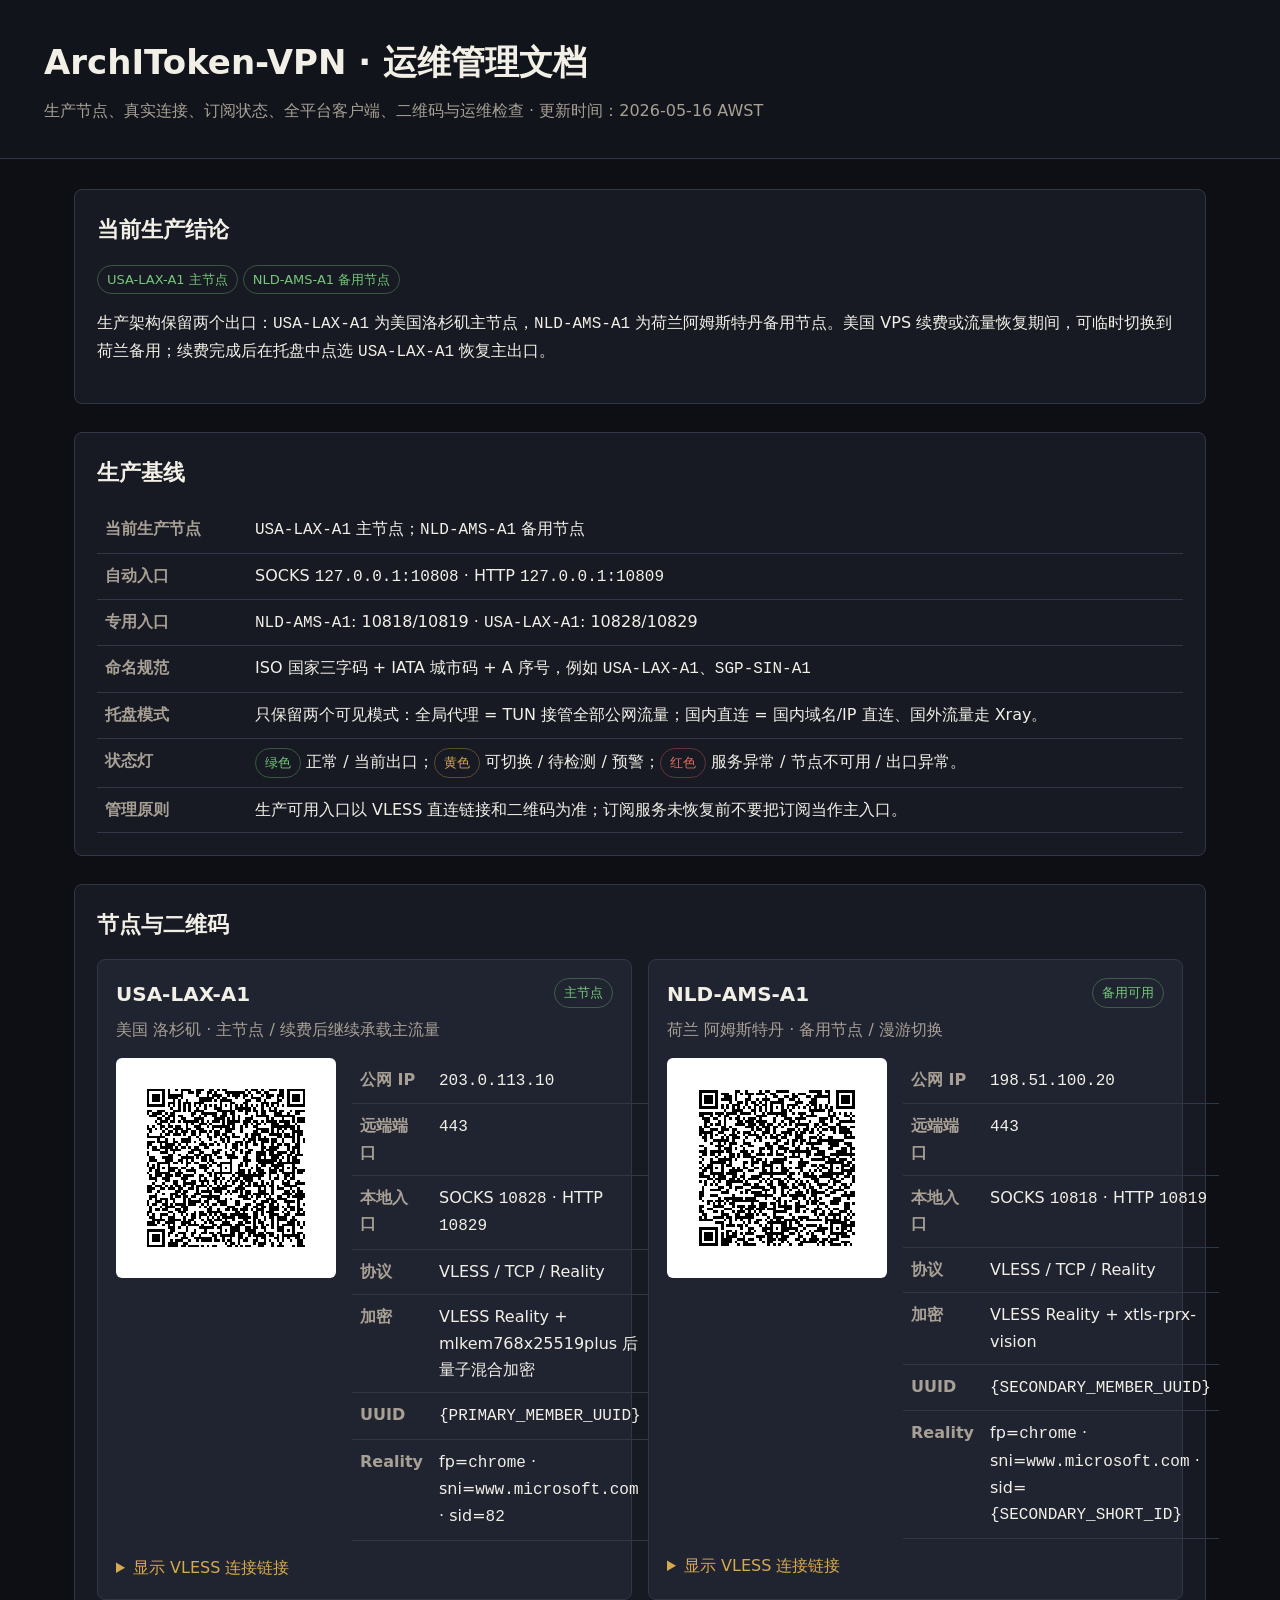
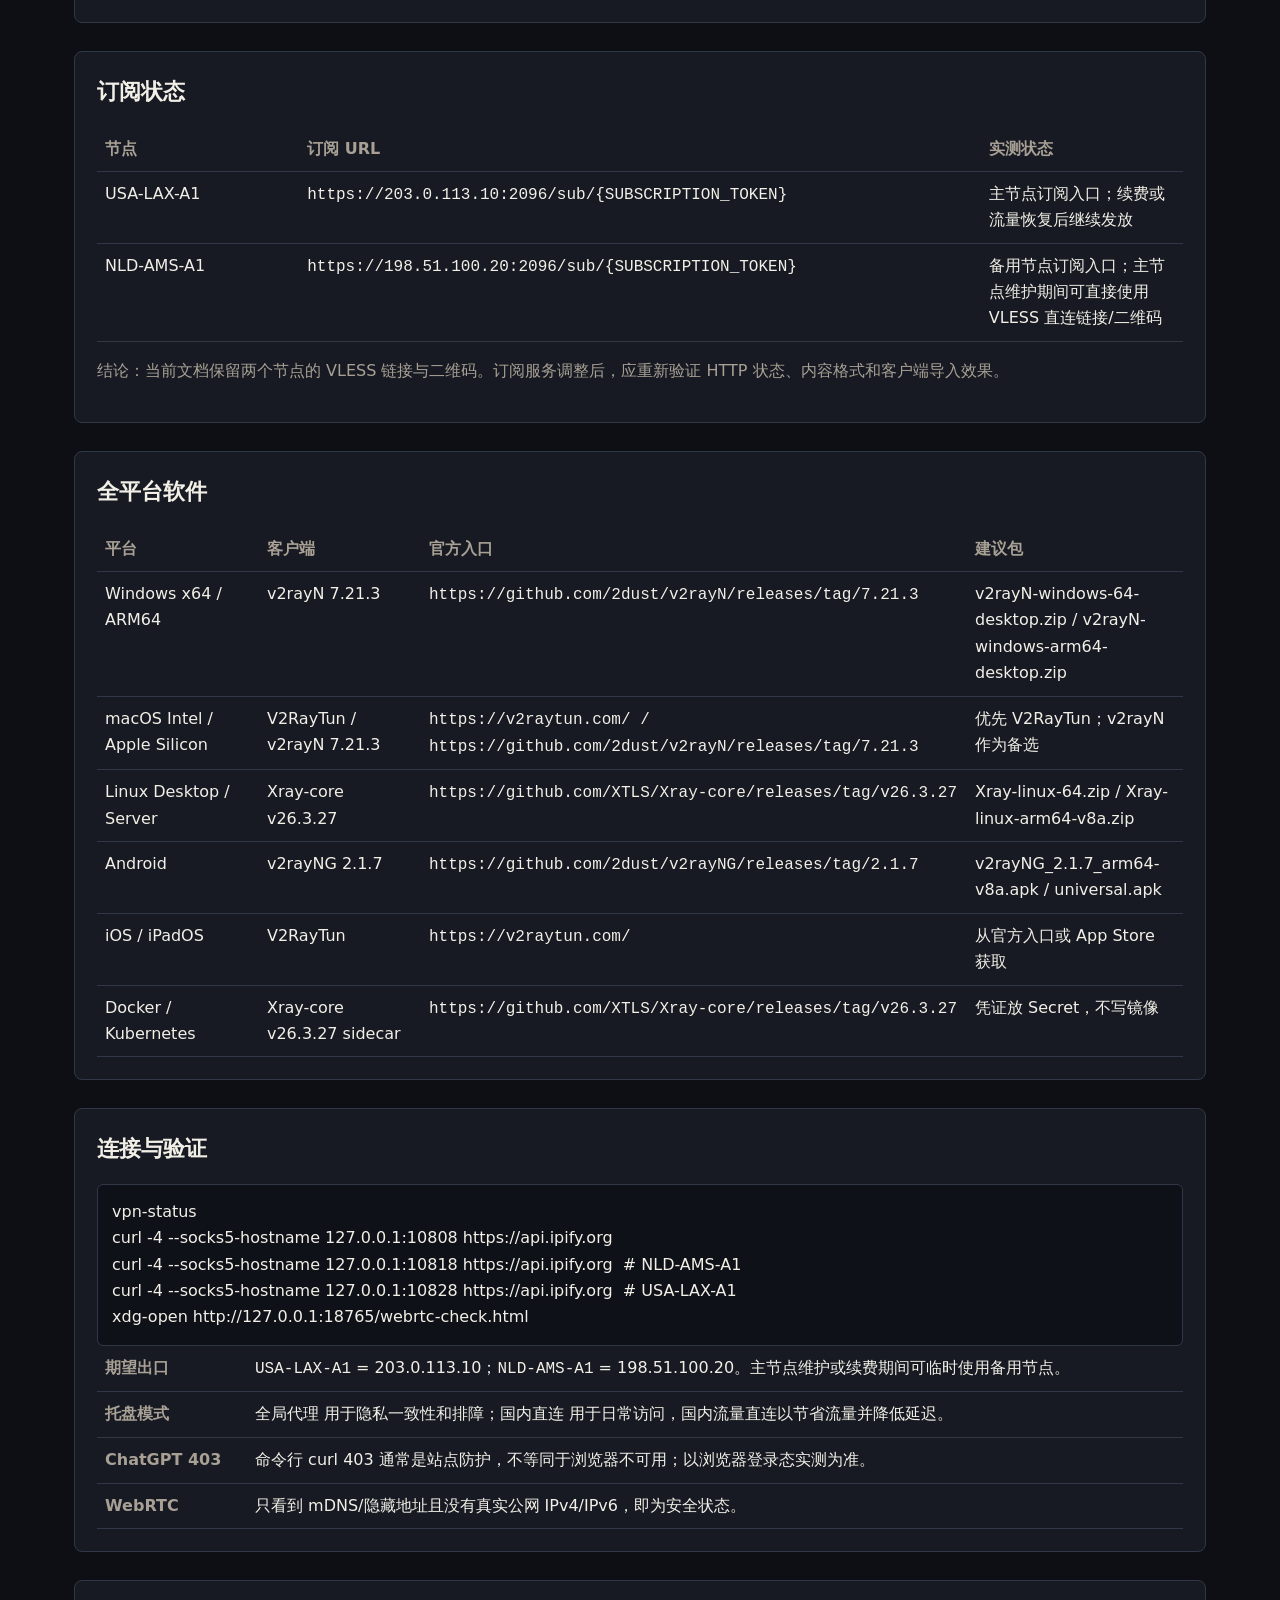
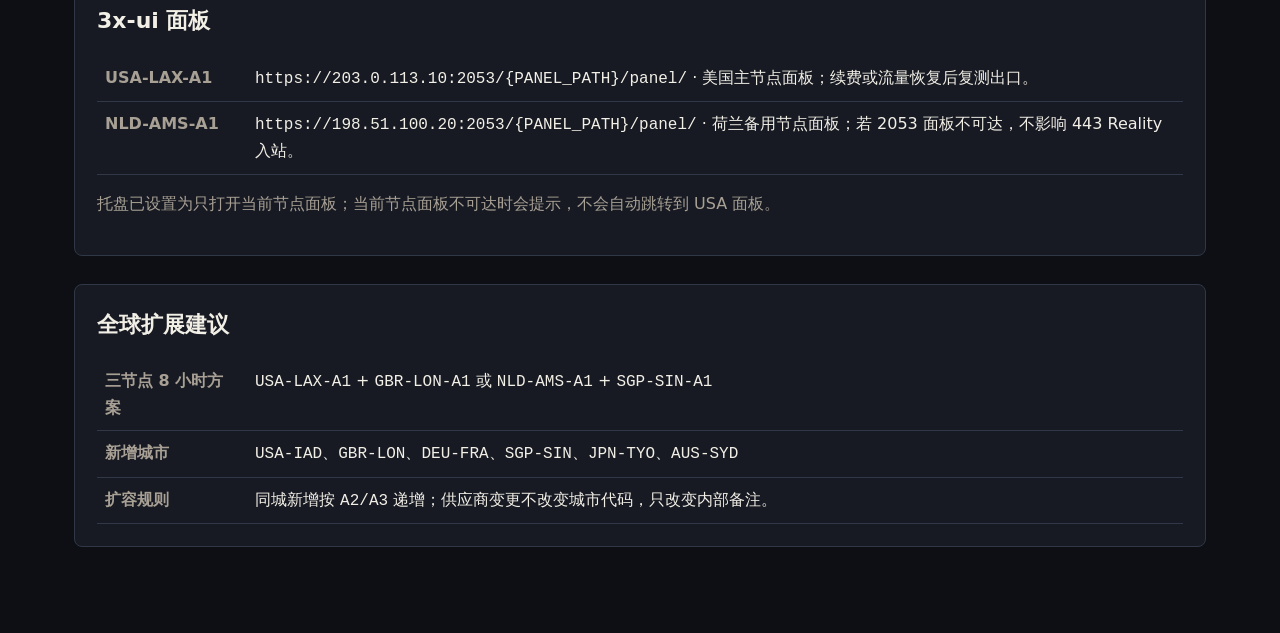
<file: docs/ArchIToken-VPN-运维管理文档.safe.html>
<!doctype html>
<html lang="zh-CN">
<head>
<meta charset="utf-8">
<meta name="viewport" content="width=device-width, initial-scale=1">
<meta name="referrer" content="no-referrer">
<title>ArchIToken-VPN · 运维管理文档</title>
<style>
:root { color-scheme: dark; --bg:#0d0f14; --panel:#171a22; --panel2:#202430; --text:#f2efe7; --muted:#a8a095; --line:#303746; --gold:#d5a94f; --green:#75c77a; --red:#e06b5f; --blue:#78a6d9; font-family: Inter, "Noto Sans SC", system-ui, sans-serif; }
* { box-sizing: border-box; }
body { margin:0; background:var(--bg); color:var(--text); line-height:1.65; }
a { color:var(--blue); }
code, textarea { font-family:"JetBrains Mono","SF Mono",Consolas,monospace; }
header { padding:34px 44px; border-bottom:1px solid var(--line); background:#11141b; }
h1 { margin:0 0 8px; font-size:34px; letter-spacing:0; }
.sub { color:var(--muted); }
main { max-width:1180px; margin:0 auto; padding:30px 24px 80px; }
section { margin:0 0 28px; padding:22px; background:var(--panel); border:1px solid var(--line); border-radius:8px; }
h2 { margin:0 0 16px; font-size:22px; }
h3 { margin:0; font-size:20px; }
.grid { display:grid; grid-template-columns:repeat(auto-fit,minmax(280px,1fr)); gap:16px; }
.node-card { background:var(--panel2); border:1px solid var(--line); border-radius:8px; padding:18px; }
.node-top { display:flex; justify-content:space-between; gap:14px; align-items:flex-start; margin-bottom:14px; }
.node-top p { margin:6px 0 0; color:var(--muted); }
.node-body { display:grid; grid-template-columns:220px 1fr; gap:16px; align-items:start; }
.qr { background:#fff; padding:10px; border-radius:6px; }
.qr img { width:100%; display:block; image-rendering:pixelated; }
.pill { display:inline-flex; align-items:center; border:1px solid var(--line); border-radius:999px; padding:3px 9px; white-space:nowrap; font-size:13px; }
.ok { color:var(--green); border-color:rgba(117,199,122,.35); }
.warn { color:var(--gold); border-color:rgba(213,169,79,.35); }
.bad { color:var(--red); border-color:rgba(224,107,95,.35); }
table { width:100%; border-collapse:collapse; }
th, td { text-align:left; vertical-align:top; border-bottom:1px solid var(--line); padding:9px 8px; }
th { width:150px; color:var(--muted); font-weight:600; }
textarea { width:100%; min-height:92px; margin-top:12px; padding:12px; background:#0f1118; color:var(--text); border:1px solid var(--line); border-radius:6px; resize:vertical; }
details { margin-top:14px; }
summary { cursor:pointer; color:var(--gold); }
.cmd { background:#0f1118; border:1px solid var(--line); border-radius:6px; padding:14px; overflow:auto; white-space:pre-wrap; }
.note { color:var(--muted); }
@media (max-width:760px) { header { padding:24px; } .node-body { grid-template-columns:1fr; } }
</style>
</head>
<body>
<header>
  <h1>ArchIToken-VPN · 运维管理文档</h1>
  <div class="sub">生产节点、真实连接、订阅状态、全平台客户端、二维码与运维检查 · 更新时间：2026-05-16 AWST</div>
</header>
<main>
  <section>
    <h2>当前生产结论</h2>
    <p><span class="pill ok">USA-LAX-A1 主节点</span> <span class="pill ok">NLD-AMS-A1 备用节点</span></p>
    <p>生产架构保留两个出口：<code>USA-LAX-A1</code> 为美国洛杉矶主节点，<code>NLD-AMS-A1</code> 为荷兰阿姆斯特丹备用节点。美国 VPS 续费或流量恢复期间，可临时切换到荷兰备用；续费完成后在托盘中点选 <code>USA-LAX-A1</code> 恢复主出口。</p>
  </section>

  <section>
    <h2>生产基线</h2>
    <table>
      <tr><th>当前生产节点</th><td><code>USA-LAX-A1</code> 主节点；<code>NLD-AMS-A1</code> 备用节点</td></tr>
      <tr><th>自动入口</th><td>SOCKS <code>127.0.0.1:10808</code> · HTTP <code>127.0.0.1:10809</code></td></tr>
      <tr><th>专用入口</th><td><code>NLD-AMS-A1</code>: 10818/10819 · <code>USA-LAX-A1</code>: 10828/10829</td></tr>
      <tr><th>命名规范</th><td>ISO 国家三字码 + IATA 城市码 + A 序号，例如 <code>USA-LAX-A1</code>、<code>SGP-SIN-A1</code></td></tr>
      <tr><th>托盘模式</th><td>只保留两个可见模式：<code>全局代理</code> = TUN 接管全部公网流量；<code>国内直连</code> = 国内域名/IP 直连、国外流量走 Xray。</td></tr>
      <tr><th>状态灯</th><td><span class="pill ok">绿色</span> 正常 / 当前出口；<span class="pill warn">黄色</span> 可切换 / 待检测 / 预警；<span class="pill bad">红色</span> 服务异常 / 节点不可用 / 出口异常。</td></tr>
      <tr><th>管理原则</th><td>生产可用入口以 VLESS 直连链接和二维码为准；订阅服务未恢复前不要把订阅当作主入口。</td></tr>
    </table>
  </section>

  <section>
    <h2>节点与二维码</h2>
    <div class="grid">
      
        <article class="node-card">
          <div class="node-top">
            <div>
              <h3>USA-LAX-A1</h3>
              <p>美国 洛杉矶 · 主节点 / 续费后继续承载主流量</p>
            </div>
            <span class="pill ok">主节点</span>
          </div>
          <div class="node-body">
            <div class="qr"><img src="[data-uri]" alt="USA-LAX-A1 VLESS QR"></div>
            <table>
              <tr><th>公网 IP</th><td><code>203.0.113.10</code></td></tr>
              <tr><th>远端端口</th><td><code>443</code></td></tr>
              <tr><th>本地入口</th><td>SOCKS <code>10828</code> · HTTP <code>10829</code></td></tr>
              <tr><th>协议</th><td>VLESS / TCP / Reality</td></tr>
              <tr><th>加密</th><td>VLESS Reality + mlkem768x25519plus 后量子混合加密</td></tr>
              <tr><th>UUID</th><td><code>{PRIMARY_MEMBER_UUID}</code></td></tr>
              <tr><th>Reality</th><td>fp=<code>chrome</code> · sni=<code>www.microsoft.com</code> · sid=<code>82</code></td></tr>
            </table>
          </div>
          <details>
            <summary>显示 VLESS 连接链接</summary>
            <textarea readonly>vless://{MEMBER_UUID}@{SERVER_IP}:443?type=tcp&security=reality&fp=chrome&sni={SNI}&pbk={REALITY_PUBLIC_KEY}&sid={SHORT_ID}&flow=xtls-rprx-vision#{NODE_CODE}</textarea>
          </details>
        </article>
        

        <article class="node-card">
          <div class="node-top">
            <div>
              <h3>NLD-AMS-A1</h3>
              <p>荷兰 阿姆斯特丹 · 备用节点 / 漫游切换</p>
            </div>
            <span class="pill ok">备用可用</span>
          </div>
          <div class="node-body">
            <div class="qr"><img src="[data-uri]" alt="NLD-AMS-A1 VLESS QR"></div>
            <table>
              <tr><th>公网 IP</th><td><code>198.51.100.20</code></td></tr>
              <tr><th>远端端口</th><td><code>443</code></td></tr>
              <tr><th>本地入口</th><td>SOCKS <code>10818</code> · HTTP <code>10819</code></td></tr>
              <tr><th>协议</th><td>VLESS / TCP / Reality</td></tr>
              <tr><th>加密</th><td>VLESS Reality + xtls-rprx-vision</td></tr>
              <tr><th>UUID</th><td><code>{SECONDARY_MEMBER_UUID}</code></td></tr>
              <tr><th>Reality</th><td>fp=<code>chrome</code> · sni=<code>www.microsoft.com</code> · sid=<code>{SECONDARY_SHORT_ID}</code></td></tr>
            </table>
          </div>
          <details>
            <summary>显示 VLESS 连接链接</summary>
            <textarea readonly>vless://{MEMBER_UUID}@{SERVER_IP}:443?type=tcp&security=reality&fp=chrome&sni={SNI}&pbk={REALITY_PUBLIC_KEY}&sid={SHORT_ID}&flow=xtls-rprx-vision#{NODE_CODE}</textarea>
          </details>
        </article>
        
    </div>
  </section>

  <section>
    <h2>订阅状态</h2>
    <table>
      <thead><tr><th>节点</th><th>订阅 URL</th><th>实测状态</th></tr></thead>
      <tbody><tr><td>USA-LAX-A1</td><td><code>https://203.0.113.10:2096/sub/{SUBSCRIPTION_TOKEN}</code></td><td>主节点订阅入口；续费或流量恢复后继续发放</td></tr>
<tr><td>NLD-AMS-A1</td><td><code>https://198.51.100.20:2096/sub/{SUBSCRIPTION_TOKEN}</code></td><td>备用节点订阅入口；主节点维护期间可直接使用 VLESS 直连链接/二维码</td></tr></tbody>
    </table>
    <p class="note">结论：当前文档保留两个节点的 VLESS 链接与二维码。订阅服务调整后，应重新验证 HTTP 状态、内容格式和客户端导入效果。</p>
  </section>

  <section>
    <h2>全平台软件</h2>
    <table>
      <thead><tr><th>平台</th><th>客户端</th><th>官方入口</th><th>建议包</th></tr></thead>
      <tbody><tr><td>Windows x64 / ARM64</td><td>v2rayN 7.21.3</td><td><code>https://github.com/2dust/v2rayN/releases/tag/7.21.3</code></td><td>v2rayN-windows-64-desktop.zip / v2rayN-windows-arm64-desktop.zip</td></tr>
<tr><td>macOS Intel / Apple Silicon</td><td>V2RayTun / v2rayN 7.21.3</td><td><code>https://v2raytun.com/ / https://github.com/2dust/v2rayN/releases/tag/7.21.3</code></td><td>优先 V2RayTun；v2rayN 作为备选</td></tr>
<tr><td>Linux Desktop / Server</td><td>Xray-core v26.3.27</td><td><code>https://github.com/XTLS/Xray-core/releases/tag/v26.3.27</code></td><td>Xray-linux-64.zip / Xray-linux-arm64-v8a.zip</td></tr>
<tr><td>Android</td><td>v2rayNG 2.1.7</td><td><code>https://github.com/2dust/v2rayNG/releases/tag/2.1.7</code></td><td>v2rayNG_2.1.7_arm64-v8a.apk / universal.apk</td></tr>
<tr><td>iOS / iPadOS</td><td>V2RayTun</td><td><code>https://v2raytun.com/</code></td><td>从官方入口或 App Store 获取</td></tr>
<tr><td>Docker / Kubernetes</td><td>Xray-core v26.3.27 sidecar</td><td><code>https://github.com/XTLS/Xray-core/releases/tag/v26.3.27</code></td><td>凭证放 Secret，不写镜像</td></tr></tbody>
    </table>
  </section>

  <section>
    <h2>连接与验证</h2>
    <div class="cmd">vpn-status
curl -4 --socks5-hostname 127.0.0.1:10808 https://api.ipify.org
curl -4 --socks5-hostname 127.0.0.1:10818 https://api.ipify.org  # NLD-AMS-A1
curl -4 --socks5-hostname 127.0.0.1:10828 https://api.ipify.org  # USA-LAX-A1
xdg-open http://127.0.0.1:18765/webrtc-check.html</div>
    <table>
      <tr><th>期望出口</th><td><code>USA-LAX-A1</code> = 203.0.113.10；<code>NLD-AMS-A1</code> = 198.51.100.20。主节点维护或续费期间可临时使用备用节点。</td></tr>
      <tr><th>托盘模式</th><td><code>全局代理</code> 用于隐私一致性和排障；<code>国内直连</code> 用于日常访问，国内流量直连以节省流量并降低延迟。</td></tr>
      <tr><th>ChatGPT 403</th><td>命令行 curl 403 通常是站点防护，不等同于浏览器不可用；以浏览器登录态实测为准。</td></tr>
      <tr><th>WebRTC</th><td>只看到 mDNS/隐藏地址且没有真实公网 IPv4/IPv6，即为安全状态。</td></tr>
    </table>
  </section>

  <section>
    <h2>3x-ui 面板</h2>
    <table>
      <tr><th>USA-LAX-A1</th><td><code>https://203.0.113.10:2053/{PANEL_PATH}/panel/</code> · 美国主节点面板；续费或流量恢复后复测出口。</td></tr>
      <tr><th>NLD-AMS-A1</th><td><code>https://198.51.100.20:2053/{PANEL_PATH}/panel/</code> · 荷兰备用节点面板；若 2053 面板不可达，不影响 443 Reality 入站。</td></tr>
    </table>
    <p class="note">托盘已设置为只打开当前节点面板；当前节点面板不可达时会提示，不会自动跳转到 USA 面板。</p>
  </section>

  <section>
    <h2>全球扩展建议</h2>
    <table>
      <tr><th>三节点 8 小时方案</th><td><code>USA-LAX-A1</code> + <code>GBR-LON-A1</code> 或 <code>NLD-AMS-A1</code> + <code>SGP-SIN-A1</code></td></tr>
      <tr><th>新增城市</th><td><code>USA-IAD</code>、<code>GBR-LON</code>、<code>DEU-FRA</code>、<code>SGP-SIN</code>、<code>JPN-TYO</code>、<code>AUS-SYD</code></td></tr>
      <tr><th>扩容规则</th><td>同城新增按 <code>A2/A3</code> 递增；供应商变更不改变城市代码，只改变内部备注。</td></tr>
    </table>
  </section>
</main>
</body>
</html>
</file>
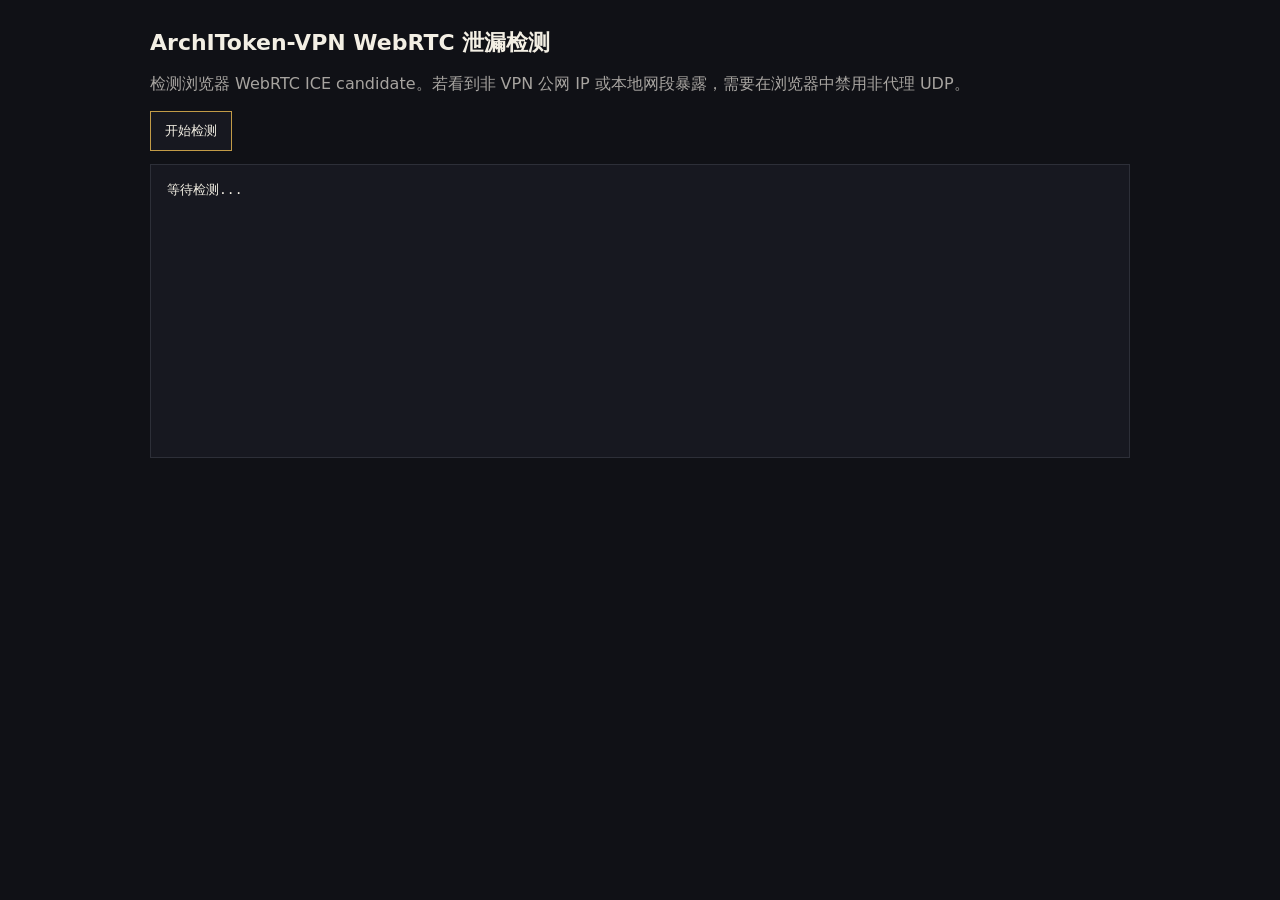
<file: web/webrtc-check.html>
<!doctype html>
<html lang="zh-CN">
<head>
  <meta charset="utf-8">
  <meta name="viewport" content="width=device-width, initial-scale=1">
  <title>ArchIToken-VPN WebRTC Leak Check</title>
  <style>
    :root { color-scheme: dark; font-family: system-ui, sans-serif; background: #101116; color: #f3efe4; }
    body { margin: 0; padding: 28px; }
    main { max-width: 980px; margin: 0 auto; }
    h1 { font-size: 22px; margin: 0 0 16px; }
    button { padding: 10px 14px; border: 1px solid #c29b47; background: #171820; color: #f3efe4; cursor: pointer; }
    pre { white-space: pre-wrap; background: #171820; border: 1px solid #2d2f38; padding: 16px; min-height: 260px; }
    .muted { color: #a7a4a0; }
  </style>
</head>
<body>
<main>
  <h1>ArchIToken-VPN WebRTC 泄漏检测</h1>
  <p class="muted">检测浏览器 WebRTC ICE candidate。若看到非 VPN 公网 IP 或本地网段暴露，需要在浏览器中禁用非代理 UDP。</p>
  <button id="run">开始检测</button>
  <pre id="out">等待检测...</pre>
</main>
<script>
const out = document.getElementById('out');
const stunServers = [
  { urls: 'stun:stun.l.google.com:19302' },
  { urls: 'stun:global.stun.twilio.com:3478' }
];

function candidateAddresses(text) {
  const ipv4 = new Set();
  const ipv6 = new Set();
  const mdns = new Set();
  for (const m of text.matchAll(/\b(?:\d{1,3}\.){3}\d{1,3}\b/g)) {
    const parts = m[0].split('.').map(Number);
    if (parts.every(x => x >= 0 && x <= 255)) ipv4.add(m[0]);
  }
  for (const m of text.matchAll(/\b[0-9a-f]{1,4}(?::[0-9a-f]{1,4}){2,7}\b/ig)) {
    ipv6.add(m[0]);
  }
  for (const m of text.matchAll(/\b[a-z0-9-]+\.local\b/ig)) {
    mdns.add(m[0]);
  }
  return { ipv4: [...ipv4], ipv6: [...ipv6], mdns: [...mdns] };
}

function formatAddresses(addresses) {
  const parts = [];
  if (addresses.ipv4.length) parts.push('IPv4: ' + addresses.ipv4.join(', '));
  if (addresses.ipv6.length) parts.push('IPv6: ' + addresses.ipv6.join(', '));
  if (addresses.mdns.length) parts.push('mDNS 隐藏地址: ' + addresses.mdns.join(', '));
  return parts.length ? parts.join('\n') : '未暴露可读 IP，仅有浏览器隐藏候选或空候选';
}

async function runCheck() {
  out.textContent = '检测中...\n';
  if (!('RTCPeerConnection' in window)) {
    out.textContent += 'WebRTC: 当前浏览器不支持 RTCPeerConnection。\n';
    return;
  }
  const pc = new RTCPeerConnection({ iceServers: stunServers });
  const seen = new Set();
  pc.createDataChannel('architoken-vpn-check');
  pc.onicecandidate = ev => {
    if (!ev.candidate) return;
    const c = ev.candidate.candidate;
    if (seen.has(c)) return;
    seen.add(c);
    out.textContent += '\n候选: ' + c + '\n' + formatAddresses(candidateAddresses(c)) + '\n';
  };
  const offer = await pc.createOffer();
  await pc.setLocalDescription(offer);
  await new Promise(resolve => setTimeout(resolve, 5000));
  pc.close();
  out.textContent += '\n检测完成。结论：如果只看到 mDNS/隐藏地址，且没有真实公网 IPv4/IPv6，就是安全状态。\n';
}

document.getElementById('run').addEventListener('click', () => {
  runCheck().catch(err => out.textContent += '\n错误: ' + err.message + '\n');
});
</script>
</body>
</html>
</file>
